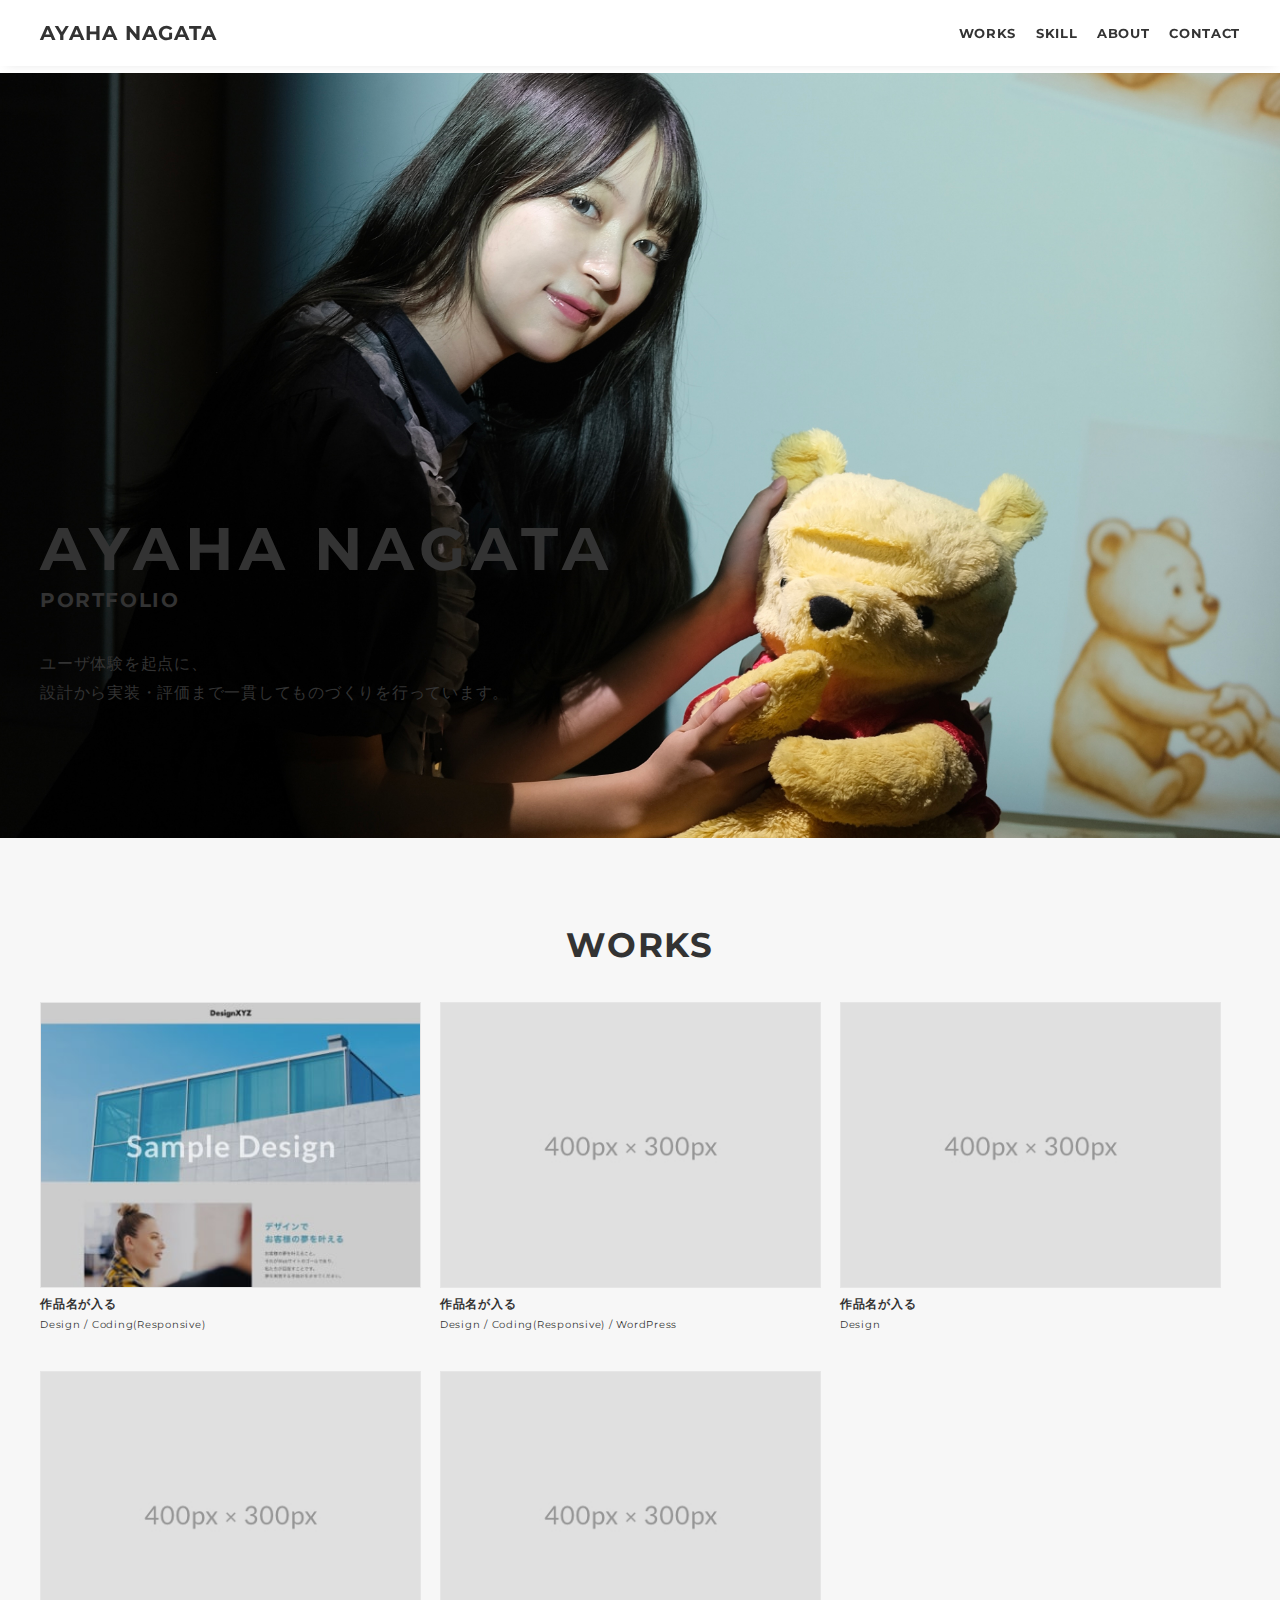
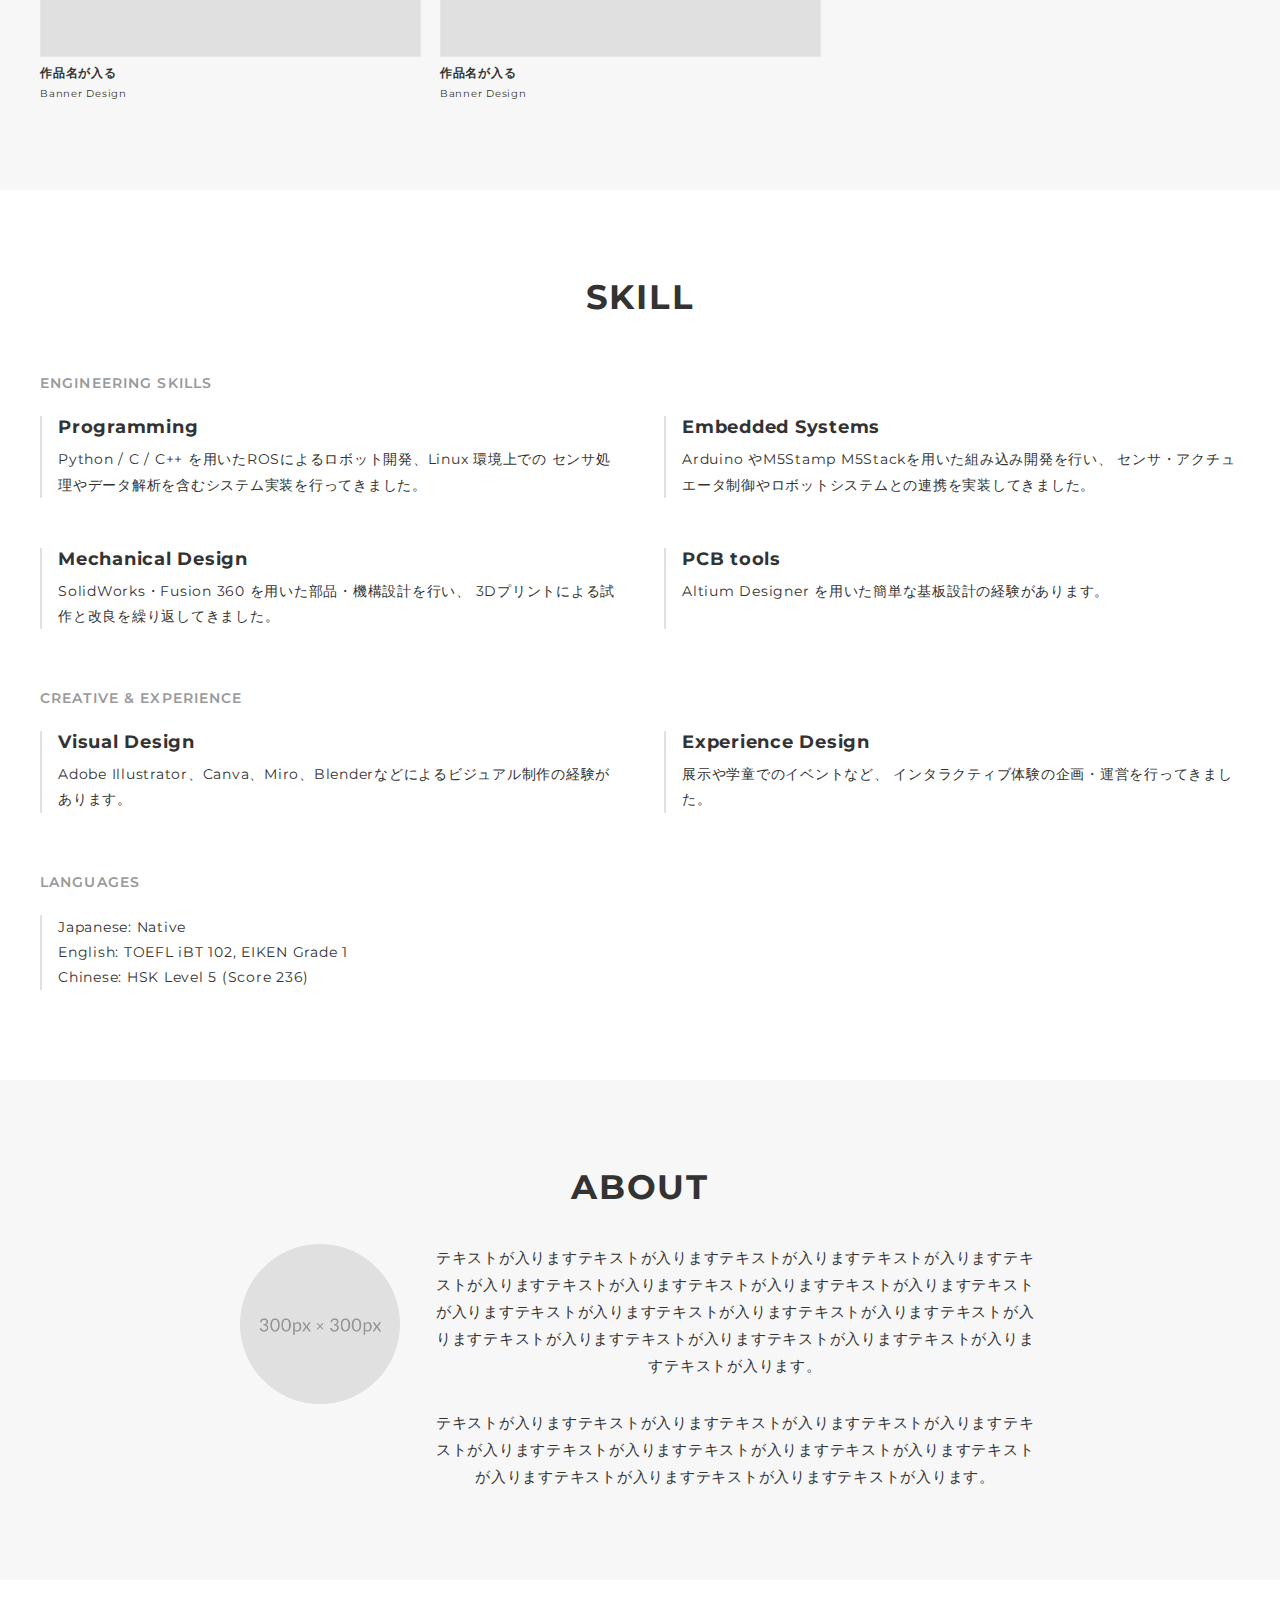
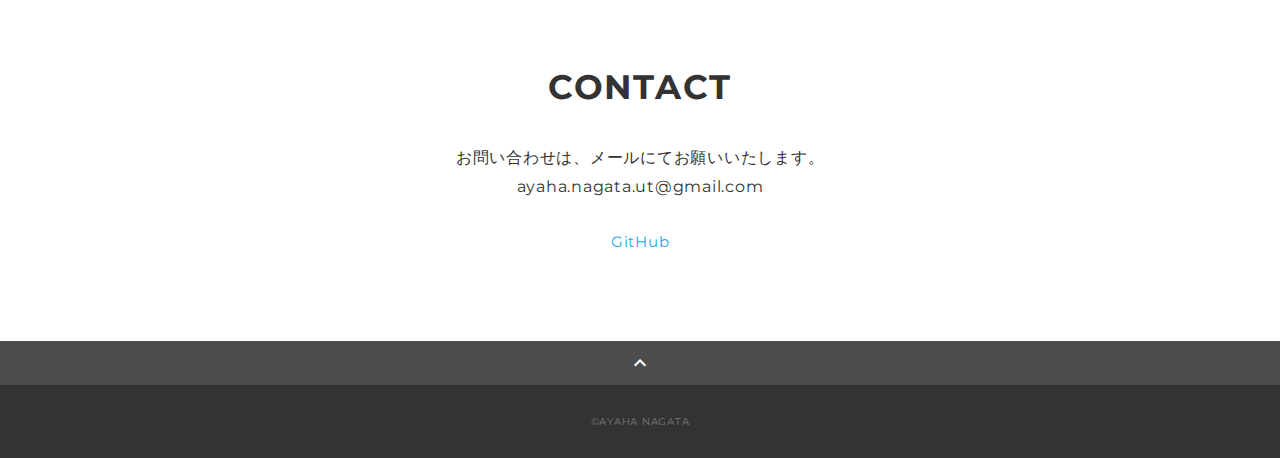
<file: index.html>
<!DOCTYPE html>
<html>
<head>
  <meta charset="utf-8">
  <meta name="viewport" content="width=device-width,initial-scale=1">
  <meta property='og:type' content='website'> <!--OGP（Open Graph Protocol）用の指定-->
  <meta property='og:title' content='AYAHA NAGATA | Portfolio'>
  <meta property="og:url" content="https://ayaha-n.github.io/">
  <meta property='og:description' content='Ayaha Nagata – Research and works on plush character robots, HRI, and interactive experiences.'>
  <meta property="og:image" content="img/ogp.png"> <!--サムネイル画像-->
  <meta name="description" content="Ayaha Nagata – Research and works on plush character robots, HRI, and interactive experiences." /> <!--検索結果用の指定-->
  <title>AYAHA NAGATA | Portfolio</title>
  <link rel="preconnect" href="https://fonts.gstatic.com">
  <link href="https://fonts.googleapis.com/css2?family=Montserrat:wght@400;700&display=swap" rel="stylesheet">
  <link href="https://fonts.googleapis.com/css?family=Material+Icons+Outlined" rel="stylesheet">
  <link href="/css/ress.css" media="all" rel="stylesheet" type="text/css" />
  <link href="/css/style.css" media="all" rel="stylesheet" type="text/css" />
  <link rel="shortcut icon" href="img/favicon.ico" /> <!--ブラウザタブアイコン画像-->
  <link rel="canonical" href="https://ayaha-n.github.io/">
</head>

<body>
  <div class="wrapper">

    <!-- header -->
    <header class="header ">
      <div class="container">
        <h1 class="header-logo">
          <a href=".">AYAHA NAGATA</a>
        </h1>
        <nav class="gnav">
          <ul class="gnav-list">
            <li class="gnav-item"><a href="#works">WORKS</a></li>
            <li class="gnav-item"><a href="#skill">SKILL</a></li>
            <li class="gnav-item"><a href="#about">ABOUT</a></li>
            <li class="gnav-item"><a href="#contact">CONTACT</a></li>

	    <!--lang switch-->
	    <!-- <li class="gnav-item gnav-lang"> -->
	    <!--   <a href="/" class="is-active">JP</a> -->
	    <!--   <span class="sep">/</span> -->
	    <!--   <a href="/en/">EN</a> -->

	    </li>  
          </ul>
        </nav>
      </div>
    </header>
    <!-- /header -->

    <main class="content">

      <!-- mv -->
      <div class="mv">
        <div class="mv-container">
          <p class="mv-title">AYAHA NAGATA</p>
          <p class="mv-subtitle">PORTFOLIO</p>
          <p class="mv-text">
	    ユーザ体験を起点に、<br>
	    設計から実装・評価まで一貫して<br class="sp-only">ものづくりを行っています。<br>
          </p>
        </div>
      </div>
      <!-- /mv -->

      <!-- works -->
      <section class="works section" id="works">
        <div class="container">
          <h2 class="title">WORKS</h2>
          <div class="works-list">
            <a class="works-item" href="works-template.html">
              <div class="works-img"><img src="img/works-sample-thumb.jpg" alt="" /></div>
              <p class="works-name">作品名が入る</p>
              <p class="works-info">Design / Coding(Responsive)</p>
            </a>
            <a class="works-item" href="works-template.html">
              <div class="works-img"><img src="img/works-dummy-thumb.jpg" alt="" /></div>
              <p class="works-name">作品名が入る</p>
              <p class="works-info">Design / Coding(Responsive) / WordPress</p>
            </a>
            <a class="works-item" href="works-template.html">
              <div class="works-img"><img src="img/works-dummy-thumb.jpg" alt="" /></div>
              <p class="works-name">作品名が入る</p>
              <p class="works-info">Design</p>
            </a>
            <a class="works-item" href="works-template.html">
              <div class="works-img"><img src="img/works-dummy-thumb.jpg" alt="" /></div>
              <p class="works-name">作品名が入る</p>
              <p class="works-info">Banner Design</p>
            </a>
            <a class="works-item" href="works-template.html">
              <div class="works-img"><img src="img/works-dummy-thumb.jpg" alt="" /></div>
              <p class="works-name">作品名が入る</p>
              <p class="works-info">Banner Design</p>
            </a>
          </div>
        </div>
      </section>
      <!-- /works -->

      <!-- skill -->
      <section class="skill section" id="skill">
        <div class="container">
          <h2 class="title">SKILL</h2>
	  <h3 class="skill-group-title">Engineering Skills</h3>
          <div class="skill-list">
            <div class="skill-item">
	      <!-- <p class="skill-img"><img src="img/programming.svg" alt=""></p> -->
              <div class="skill-body">
                <h3 class="skill-name">Programming</h3>
                <p class="skill-text">
		  Python / C / C++ を用いたROSによるロボット開発、Linux 環境上での  
		  センサ処理やデータ解析を含むシステム実装を行ってきました。
                  </p>
              </div>
            </div>
	    <div class="skill-item">
              <div class="skill-body">
                <h3 class="skill-name">Embedded Systems</h3>
                <p class="skill-text">
		  Arduino やM5Stamp M5Stackを用いた組み込み開発を行い、
		  センサ・アクチュエータ制御やロボットシステムとの連携を実装してきました。
                  </p>
              </div>
            </div>
            <div class="skill-item">
              <div class="skill-body">
                <h3 class="skill-name">Mechanical Design</h3>
                <p class="skill-text">
                  SolidWorks・Fusion 360 を用いた部品・機構設計を行い、  
		  3Dプリントによる試作と改良を繰り返してきました。</p>
              </div>
            </div>
            <div class="skill-item">
              <div class="skill-body">
                <h3 class="skill-name">PCB tools</h3>
                <p class="skill-text">
		  Altium Designer を用いた簡単な基板設計の経験があります。
		</p>
              </div>
            </div>
	  </div>
	  <h3 class="skill-group-title">Creative & Experience</h3>
	  <div class="skill-list">
            <div class="skill-item">
               <div class="skill-body">
                <h3 class="skill-name">Visual Design</h3>
                <p class="skill-text">
		  Adobe Illustrator、Canva、Miro、Blenderなどによるビジュアル制作の経験があります。
		</p>
              </div>
            </div>
            <div class="skill-item">
               <div class="skill-body">
                <h3 class="skill-name">Experience Design</h3>
                <p class="skill-text">
		  展示や学童でのイベントなど、
		  インタラクティブ体験の企画・運営を行ってきました。
		</p>
               </div>
            </div>
          </div>
	<h3 class="skill-group-title">Languages</h3>
	<div class="skill-list">
	  <div class="skill-item">
               <div class="skill-body">
		 <p class="skill-text">
		   Japanese: Native<br>
		   English: TOEFL iBT 102, EIKEN Grade 1<br>
		   Chinese: HSK Level 5 (Score 236)<br>
		 </p>
	       </div>
          </div>
	</div>
	</div>
      </section>
      <!-- /skill -->

      <!-- about -->
      <section class="about section" id="about">
        <div class="container">
          <h2 class="title">ABOUT</h2>
          <div class="profile">
            <p class="profile-img">
              <img src="img/profile.jpg" alt="">
            </p>
            <div class="profile-body">
              <p>
                テキストが入りますテキストが入りますテキストが入りますテキストが入りますテキストが入りますテキストが入りますテキストが入りますテキストが入りますテキストが入りますテキストが入りますテキストが入りますテキストが入りますテキストが入りますテキストが入りますテキストが入りますテキストが入りますテキストが入りますテキストが入ります。
              </p>
              <p>
                テキストが入りますテキストが入りますテキストが入りますテキストが入りますテキストが入りますテキストが入りますテキストが入りますテキストが入りますテキストが入りますテキストが入りますテキストが入りますテキストが入ります。
              </p>
            </div>
          </div>
        </div>
      </section>
      <!-- /about -->

      <!-- contact -->
      <section class="contact section" id="contact">
        <div class="container">
          <h2 class="title">CONTACT</h2>
          <p class="lead">
            お問い合わせは、<br class="sp-only">メールにてお願いいたします。<br>
	    ayaha.nagata.ut@gmail.com<br>
          </p>
          <div class="contact-list">
            <!-- <a class="contact-item" href="https://twitter.com/" target="_blank" rel="noopener">Twitter</a> -->
            <!-- <a class="contact-item" href="https://www.instagram.com/" target="_blank" rel="noopener">Instagram</a> -->
            
	    <div class="contact-item">
	      <a
		href="https://github.com/ayaha-n"
		target="_blank"
		rel="noopener"
		>
		GitHub
	      </a>
            </div>
          </div>
      </section>
      <!-- /contact -->
      <div class="page-top" id="js-page-top">
        <span class="material-icons-outlined">expand_less</span>
      </div>
    </main>

    <!-- footer -->
    <footer class="footer">
      <div class="copyright">&copy;AYAHA NAGATA</div>
    </footer>
    <!-- /footer -->

  </div>
  <script src="https://ajax.googleapis.com/ajax/libs/jquery/3.6.0/jquery.min.js"></script>
  <script type='text/javascript' src="js/script.js"></script>
</body>
</html>
</file>
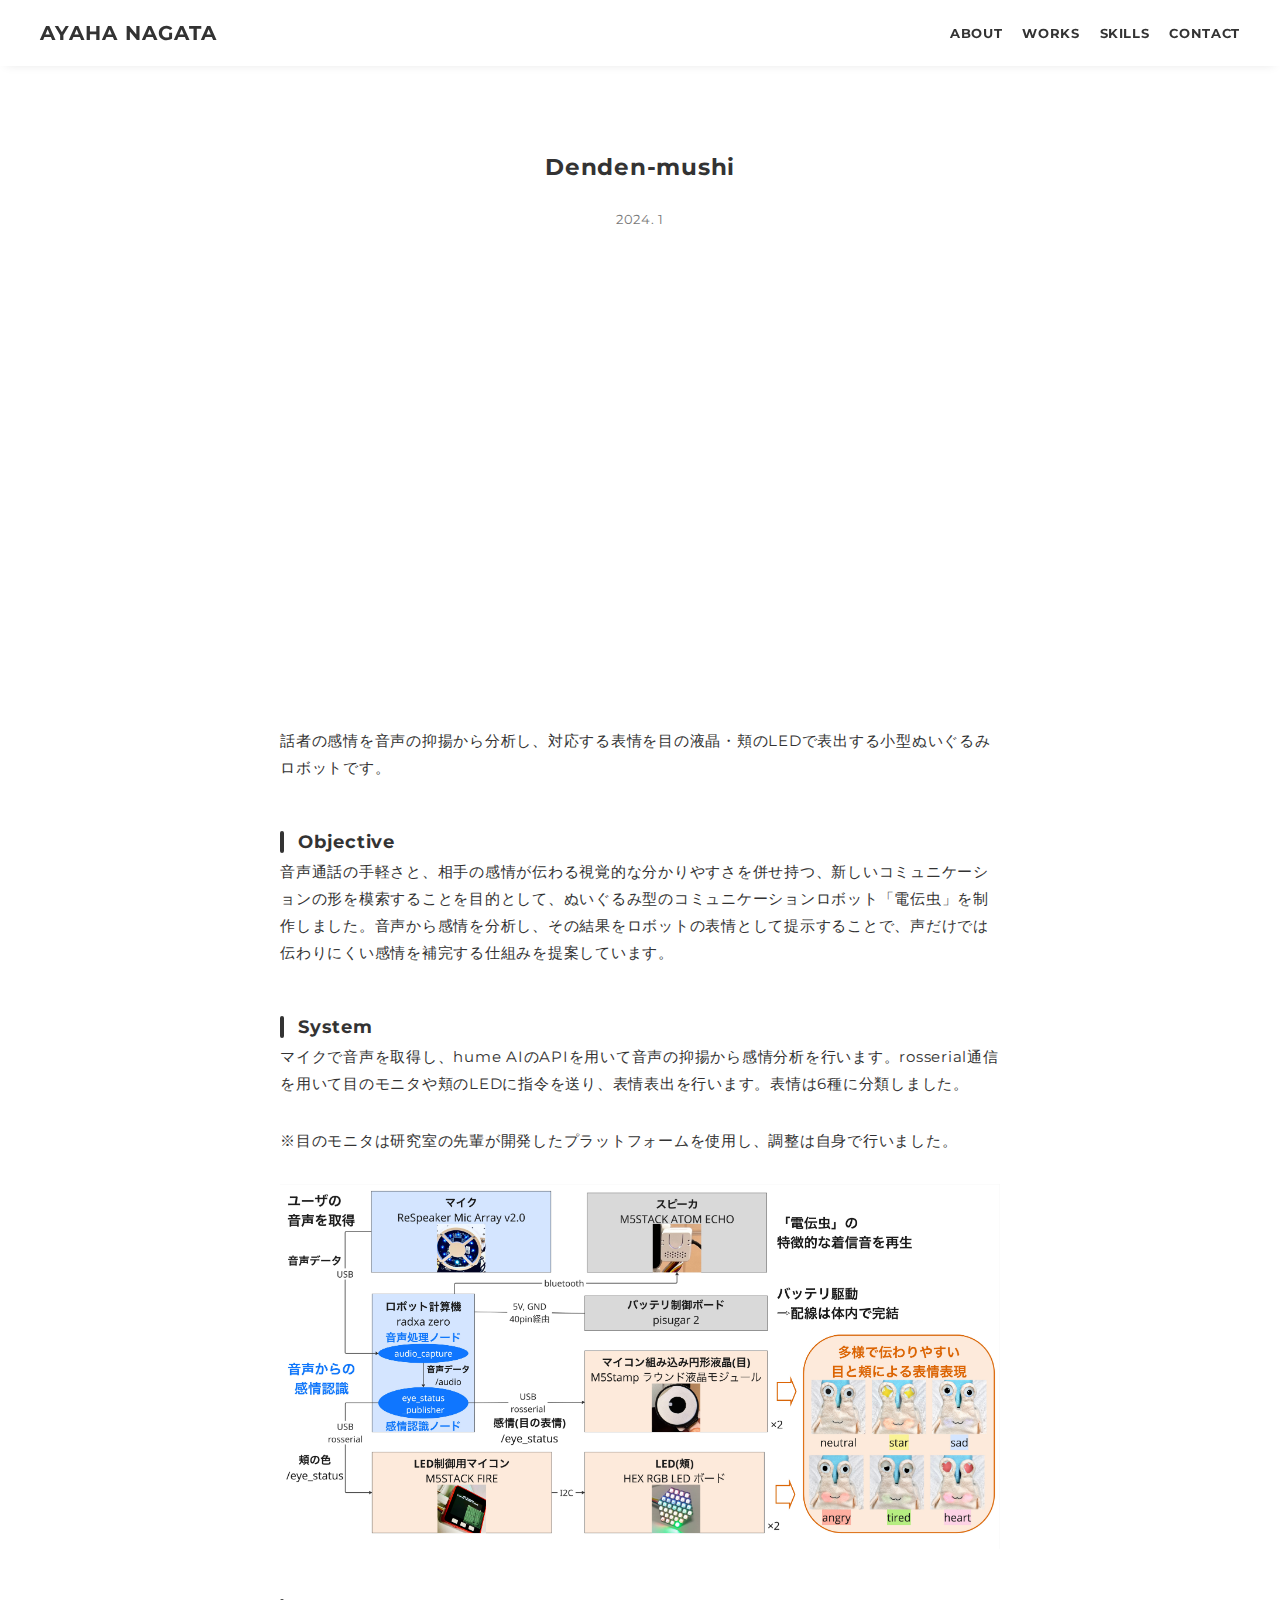
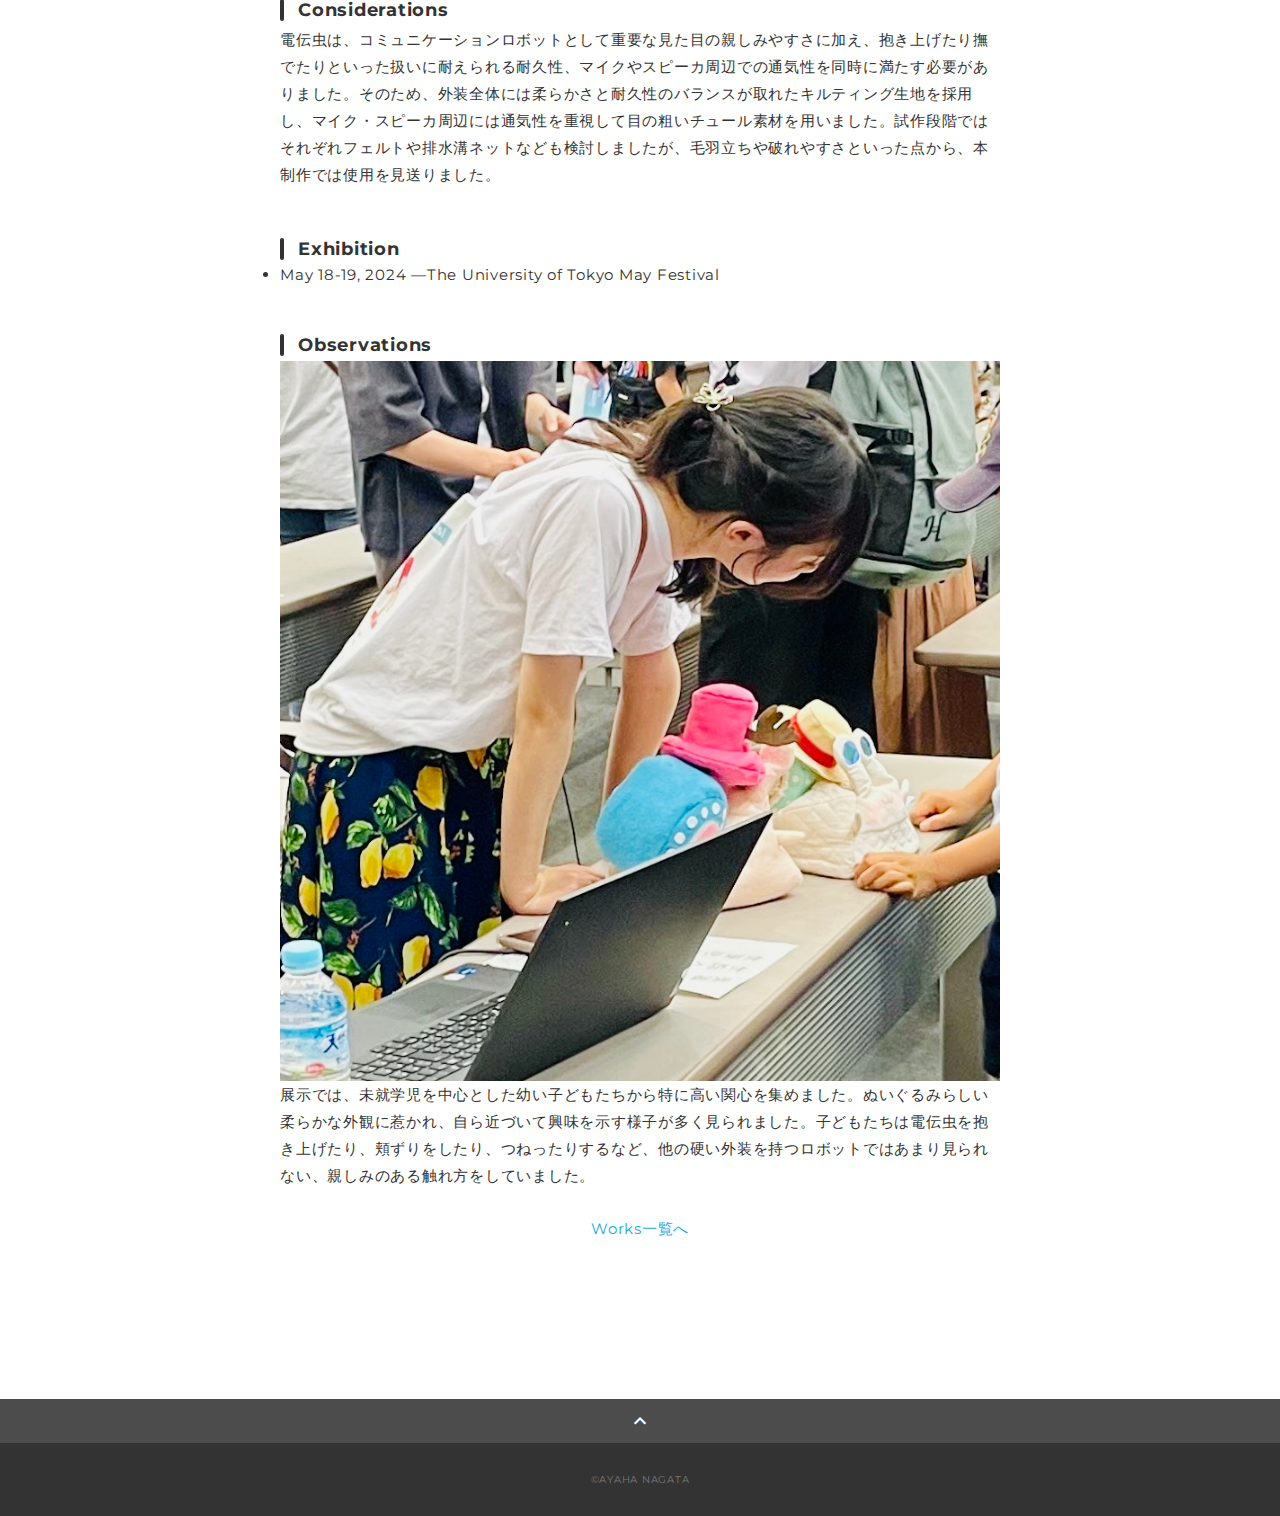
<file: dendenmushi.html>
<!DOCTYPE html>
<html>
<head>
  <meta charset="utf-8">
  <meta name="viewport" content="width=device-width,initial-scale=1.0,user-scalable=no">
  <meta property='og:type' content='website'> <!--OGP（Open Graph Protocol）用の指定-->
  <meta property='og:title' content='AYAHA NAGATA | Portfolio'>
  <meta property="og:url" content="https://ayaha-n.github.io/">
  <meta property='og:description' content='Ayaha Nagata – Research and works on stuffed robots, HRI, and interactive experiences.'>
  <meta property="og:image" content="img/ogp.png"> <!--サムネイル画像-->
  <meta name="description" content="Ayaha Nagata – Research and works on stuffed robots, HRI, and interactive experiences." /> <!--検索結果用の指定-->
  <title>AYAHA NAGATA | Portfolio</title>
  <link rel="preconnect" href="https://fonts.gstatic.com">
  <link href="https://fonts.googleapis.com/css2?family=Montserrat:wght@400;700&display=swap" rel="stylesheet">
  <link href="https://fonts.googleapis.com/css?family=Material+Icons+Outlined" rel="stylesheet">
  <link href="/css/ress.css" media="all" rel="stylesheet" type="text/css" />
  <link href="/css/style.css" media="all" rel="stylesheet" type="text/css" />
  <link rel="shortcut icon" href="img/favicon.ico" /> <!--ブラウザタブアイコン画像-->
  <link rel="canonical" href="https://ayaha-n.github.io/">
</head>

<body>
  <div class="wrapper">
    
    <!-- header -->
    <header class="header ">
      <div class="container">
        <h1 class="header-logo">
          <a href=".">AYAHA NAGATA</a>
        </h1>
        <nav class="gnav">
          <ul class="gnav-list">
            <li class="gnav-item"><a href="./#about">ABOUT</a></li>
	    <li class="gnav-item"><a href=".#works">WORKS</a></li>
            <li class="gnav-item"><a href="./#skill">SKILLS</a></li>
            <li class="gnav-item"><a href="./#contact">CONTACT</a></li>

	    <!--lang switch-->
	    <!-- <li class="gnav-item gnav-lang"> -->
	    <!--   <a href="/" class="is-active">JP</a> -->
	    <!--   <span class="sep">/</span> -->
	    <!--   <a href="/en/">EN</a> -->

	    </li>  
          </ul>
        </nav>
      </div>
    </header>
    <!-- /header -->

    <main class="content">

      <article class="article">
        <div class="article-container">
          <h2 class="article-title">Denden-mushi</h2>
	  <p class="work-meta">2024. 1</p>
	  <div class="work-video">
	    <iframe
	      src="https://www.youtube.com/embed/YuwkB4PEHuQ"
	      title="Denden-mushi"
	      frameborder="0"
	      allow="accelerometer; autoplay; clipboard-write; encrypted-media; gyroscope; picture-in-picture"
	      allowfullscreen>
	    </iframe>
	  </div>

	  <div class="article-body">
            <p>
	      話者の感情を音声の抑揚から分析し、対応する表情を目の液晶・頬のLEDで表出する小型ぬいぐるみロボットです。
	    </p>
	    
            <h3>Objective</h3>
	    <p>
	      音声通話の手軽さと、相手の感情が伝わる視覚的な分かりやすさを併せ持つ、新しいコミュニケーションの形を模索することを目的として、ぬいぐるみ型のコミュニケーションロボット「電伝虫」を制作しました。音声から感情を分析し、その結果をロボットの表情として提示することで、声だけでは伝わりにくい感情を補完する仕組みを提案しています。
	    </p>
            <h3>System</h3>
	    <p>
	      マイクで音声を取得し、hume AIのAPIを用いて音声の抑揚から感情分析を行います。rosserial通信を用いて目のモニタや頬のLEDに指令を送り、表情表出を行います。表情は6種に分類しました。
	    </p>
	    <p class="system-note">
	      &#8251;目のモニタは研究室の先輩が開発したプラットフォームを使用し、調整は自身で行いました。
	    </p>
	    <p>
              <img src="img/denden-system.jpg" alt="System overview of dendenmushi">
            </p>
            <h3>Considerations</h3>
	    <p>
	      電伝虫は、コミュニケーションロボットとして重要な見た目の親しみやすさに加え、抱き上げたり撫でたりといった扱いに耐えられる耐久性、マイクやスピーカ周辺での通気性を同時に満たす必要がありました。そのため、外装全体には柔らかさと耐久性のバランスが取れたキルティング生地を採用し、マイク・スピーカ周辺には通気性を重視して目の粗いチュール素材を用いました。試作段階ではそれぞれフェルトや排水溝ネットなども検討しましたが、毛羽立ちや破れやすさといった点から、本制作では使用を見送りました。
	    </p>
	    <h3>Exhibition</h3>
            <ul>
	      <li>May 18-19, 2024 —The University of Tokyo May Festival</li>
	    </ul>


	    <h3>Observations</h3>
	    <div class="denden-observation-block">
	      <div class="denden-observation-image">
		<img src="img/denden-exhibition.jpg"
		     alt="Denden-mushi during the exhibition">
	      </div>
	      <div class="denden-observation-text">
		<p>
		  展示では、未就学児を中心とした幼い子どもたちから特に高い関心を集めました。ぬいぐるみらしい柔らかな外観に惹かれ、自ら近づいて興味を示す様子が多く見られました。子どもたちは電伝虫を抱き上げたり、頬ずりをしたり、つねったりするなど、他の硬い外装を持つロボットではあまり見られない、親しみのある触れ方をしていました。
		</p>
	      </div>
	    </div>
          <div class="home-link">
            <a href="./#works">Works一覧へ</a>
          </div>
        </div>
      </article>

      <div class="page-top" id="js-page-top">
        <span class="material-icons-outlined">expand_less</span>
      </div>
    </main>

    <!-- footer -->
    <footer class="footer">
      <div class="copyright">&copy;AYAHA NAGATA</div>
    </footer>
    <!-- /footer -->

  </div>
  <script src="https://ajax.googleapis.com/ajax/libs/jquery/3.5.1/jquery.min.js"></script>
  <script type='text/javascript' src="js/script.js"></script>
</body>
</html>
</file>
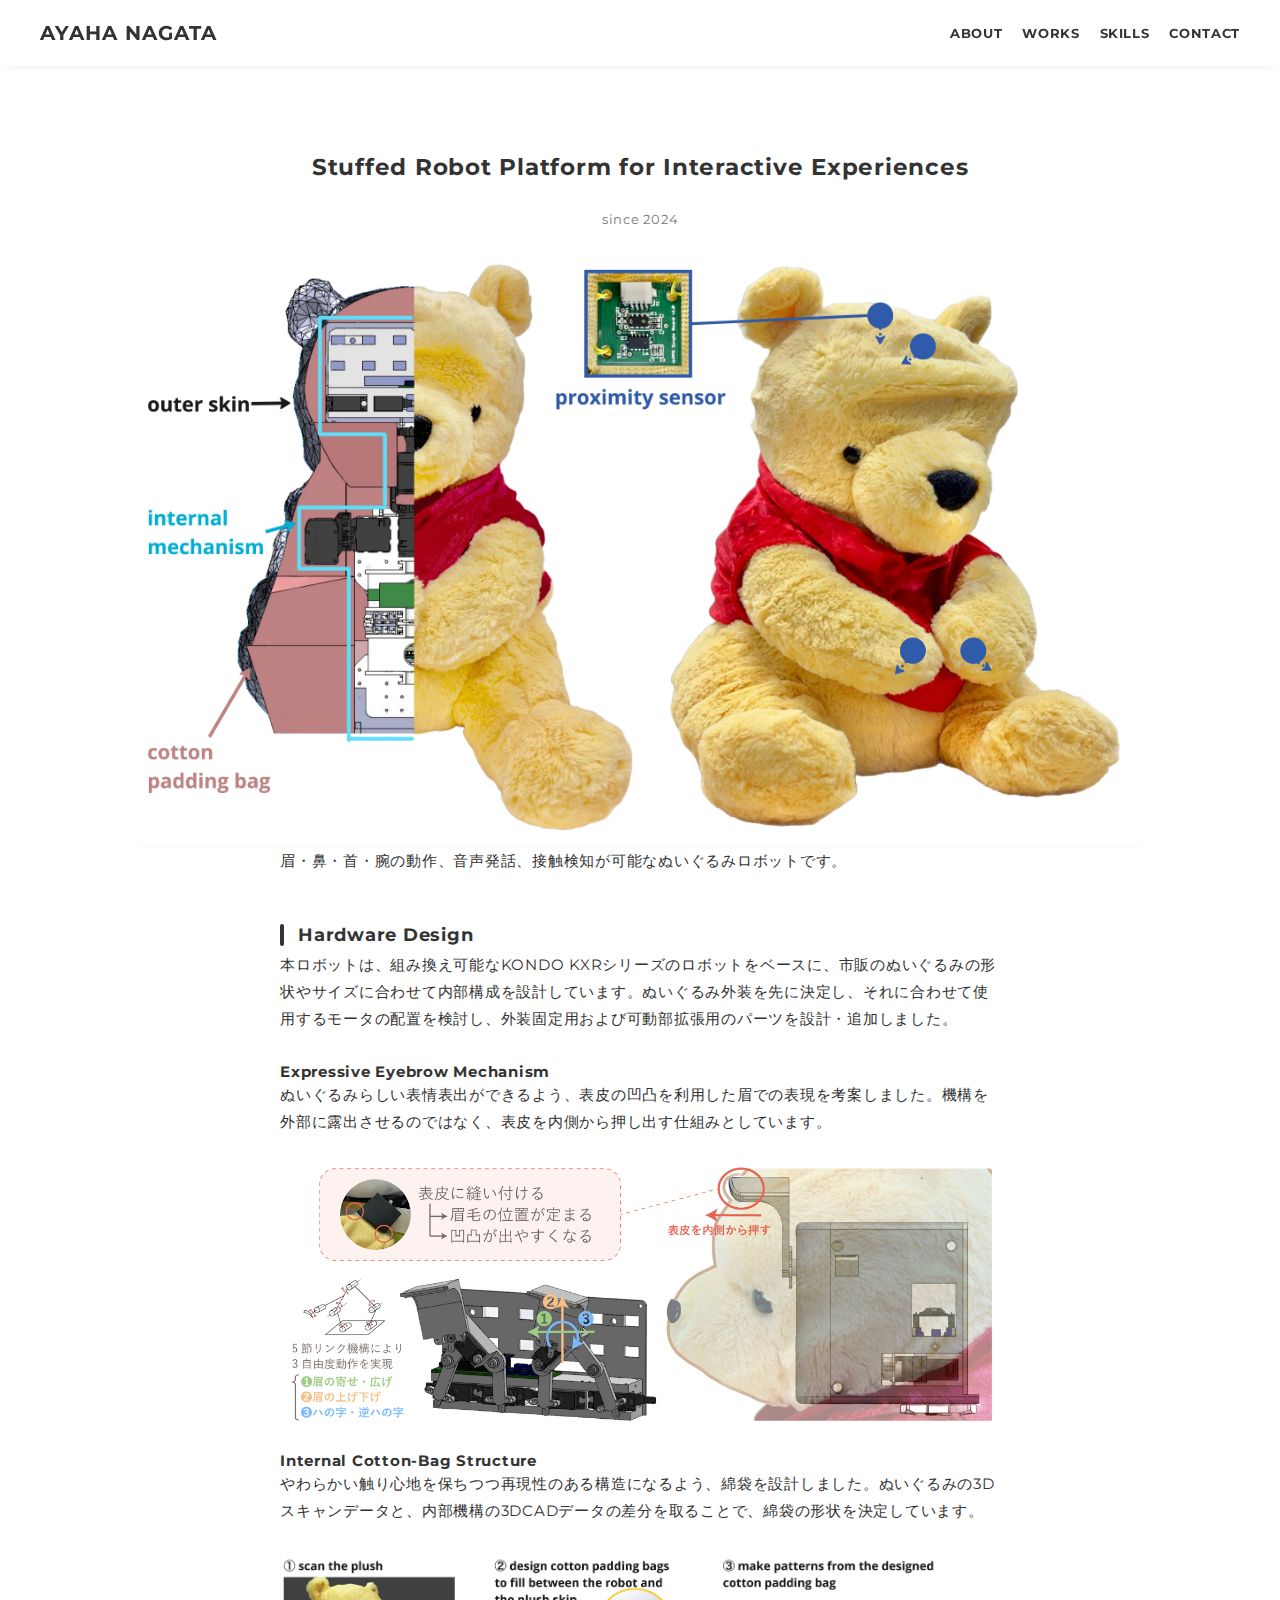
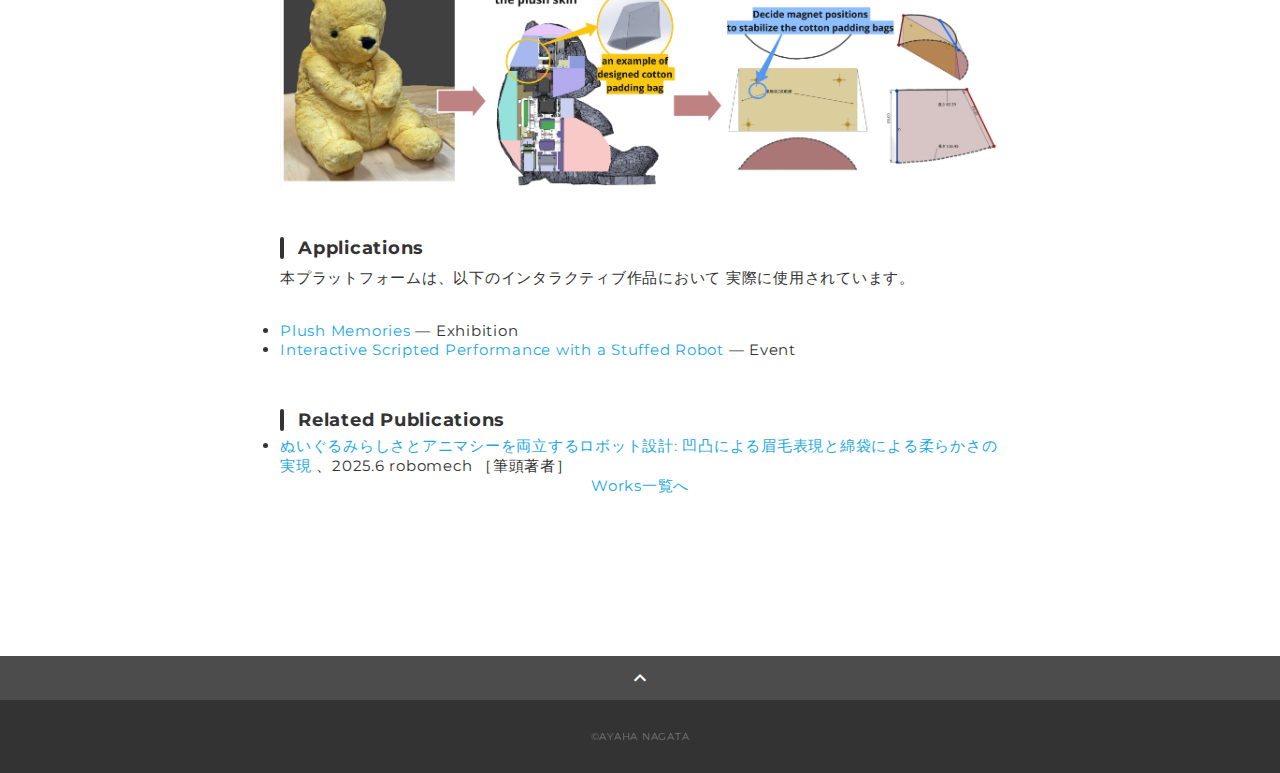
<file: plush-robot-system.html>
<!DOCTYPE html>
<html>
<head>
  <meta charset="utf-8">
  <meta name="viewport" content="width=device-width,initial-scale=1.0,user-scalable=no">
  <meta property='og:type' content='website'> <!--OGP（Open Graph Protocol）用の指定-->
  <meta property='og:title' content='AYAHA NAGATA | Portfolio'>
  <meta property="og:url" content="https://ayaha-n.github.io/">
  <meta property='og:description' content='Ayaha Nagata – Research and works on stuffed robots, HRI, and interactive experiences.'>
  <meta property="og:image" content="img/ogp.png"> <!--サムネイル画像-->
  <meta name="description" content="Ayaha Nagata – Research and works on stuffed robots, HRI, and interactive experiences." /> <!--検索結果用の指定-->
  <title>AYAHA NAGATA | Portfolio</title>
  <link rel="preconnect" href="https://fonts.gstatic.com">
  <link href="https://fonts.googleapis.com/css2?family=Montserrat:wght@400;700&display=swap" rel="stylesheet">
  <link href="https://fonts.googleapis.com/css?family=Material+Icons+Outlined" rel="stylesheet">
  <link href="/css/ress.css" media="all" rel="stylesheet" type="text/css" />
  <link href="/css/style.css" media="all" rel="stylesheet" type="text/css" />
  <link rel="shortcut icon" href="img/favicon.ico" /> <!--ブラウザタブアイコン画像-->
  <link rel="canonical" href="https://ayaha-n.github.io/">
</head>

<body>
  <div class="wrapper">
    
    <!-- header -->
    <header class="header ">
      <div class="container">
        <h1 class="header-logo">
          <a href=".">AYAHA NAGATA</a>
        </h1>
        <nav class="gnav">
          <ul class="gnav-list">
            <li class="gnav-item"><a href="./#about">ABOUT</a></li>
	    <li class="gnav-item"><a href=".#works">WORKS</a></li>
            <li class="gnav-item"><a href="./#skill">SKILLS</a></li>
            <li class="gnav-item"><a href="./#contact">CONTACT</a></li>

	    <!--lang switch-->
	    <!-- <li class="gnav-item gnav-lang"> -->
	    <!--   <a href="/" class="is-active">JP</a> -->
	    <!--   <span class="sep">/</span> -->
	    <!--   <a href="/en/">EN</a> -->

	    </li>  
          </ul>
        </nav>
      </div>
    </header>
    <!-- /header -->

    <main class="content">

      <article class="article">
        <div class="article-container">
          <h2 class="article-title">Stuffed Robot Platform for Interactive Experiences</h2>
	  <p class="work-meta">since 2024</p>
	  <figure class="theater-thumb">
            <img src="img/hardware-overview.jpg"
		   alt="">
          </figure>
	  <div class="article-body">
            <p>
	      眉・鼻・首・腕の動作、音声発話、接触検知が可能なぬいぐるみロボットです。
	    </p>
	    
            
            <h3>Hardware Design</h3>
	    
	    <p>
	      本ロボットは、組み換え可能なKONDO KXRシリーズのロボットをベースに、市販のぬいぐるみの形状やサイズに合わせて内部構成を設計しています。ぬいぐるみ外装を先に決定し、それに合わせて使用するモータの配置を検討し、外装固定用および可動部拡張用のパーツを設計・追加しました。

	    </p>
	    
	    <h4>Expressive Eyebrow Mechanism</h4>
	    <p>
	      ぬいぐるみらしい表情表出ができるよう、表皮の凹凸を利用した眉での表現を考案しました。機構を外部に露出させるのではなく、表皮を内側から押し出す仕組みとしています。
	    </p>
	    <p>
              <img src="img/eyebrow.png" alt="Eyebrow mechanism">
            </p>

	    <h4>Internal Cotton-Bag Structure</h4>
	    <p>
	      やわらかい触り心地を保ちつつ再現性のある構造になるよう、綿袋を設計しました。ぬいぐるみの3Dスキャンデータと、内部機構の3DCADデータの差分を取ることで、綿袋の形状を決定しています。
	    </p>
	    <p>
              <img src="img/cottonbag.jpg" alt="How to design cotton-bag">
            </p>

	    <h3>Applications</h3>
	    <p>
	      本プラットフォームは、以下のインタラクティブ作品において
	      実際に使用されています。
	    </p>

	    <ul class="application-list">
	      <li>
		<a href="work-exhibition.html">
		  Plush Memories
		</a>
		<span class="application-note">— Exhibition</span>
	      </li>
	      <li>
		<a href="work-theater.html">
		  Interactive Scripted Performance with a Stuffed Robot
		</a>
		<span class="application-note">— Event</span>
	      </li>
	    </ul>

	    <h3>Related Publications</h3>
	    <ul class="publication-list">
	      <li>
		
	      <a href="https://doi.org/10.1299/jsmermd.2025.2P1-H10" target="_blank" rel="noopener">
		ぬいぐるみらしさとアニマシーを両立するロボット設計: 凹凸による眉毛表現と綿袋による柔らかさの実現
	      </a>、2025.6 robomech <span class="author-role">［筆頭著者］</span>
	      </li>
	    </ul>


            <div class="home-link">
            <a href="./#works">Works一覧へ</a>
          </div>
        </div>
      </article>

      <div class="page-top" id="js-page-top">
        <span class="material-icons-outlined">expand_less</span>
      </div>
    </main>

    <!-- footer -->
    <footer class="footer">
      <div class="copyright">&copy;AYAHA NAGATA</div>
    </footer>
    <!-- /footer -->

  </div>
  <script src="https://ajax.googleapis.com/ajax/libs/jquery/3.5.1/jquery.min.js"></script>
  <script type='text/javascript' src="js/script.js"></script>
</body>
</html>
</file>
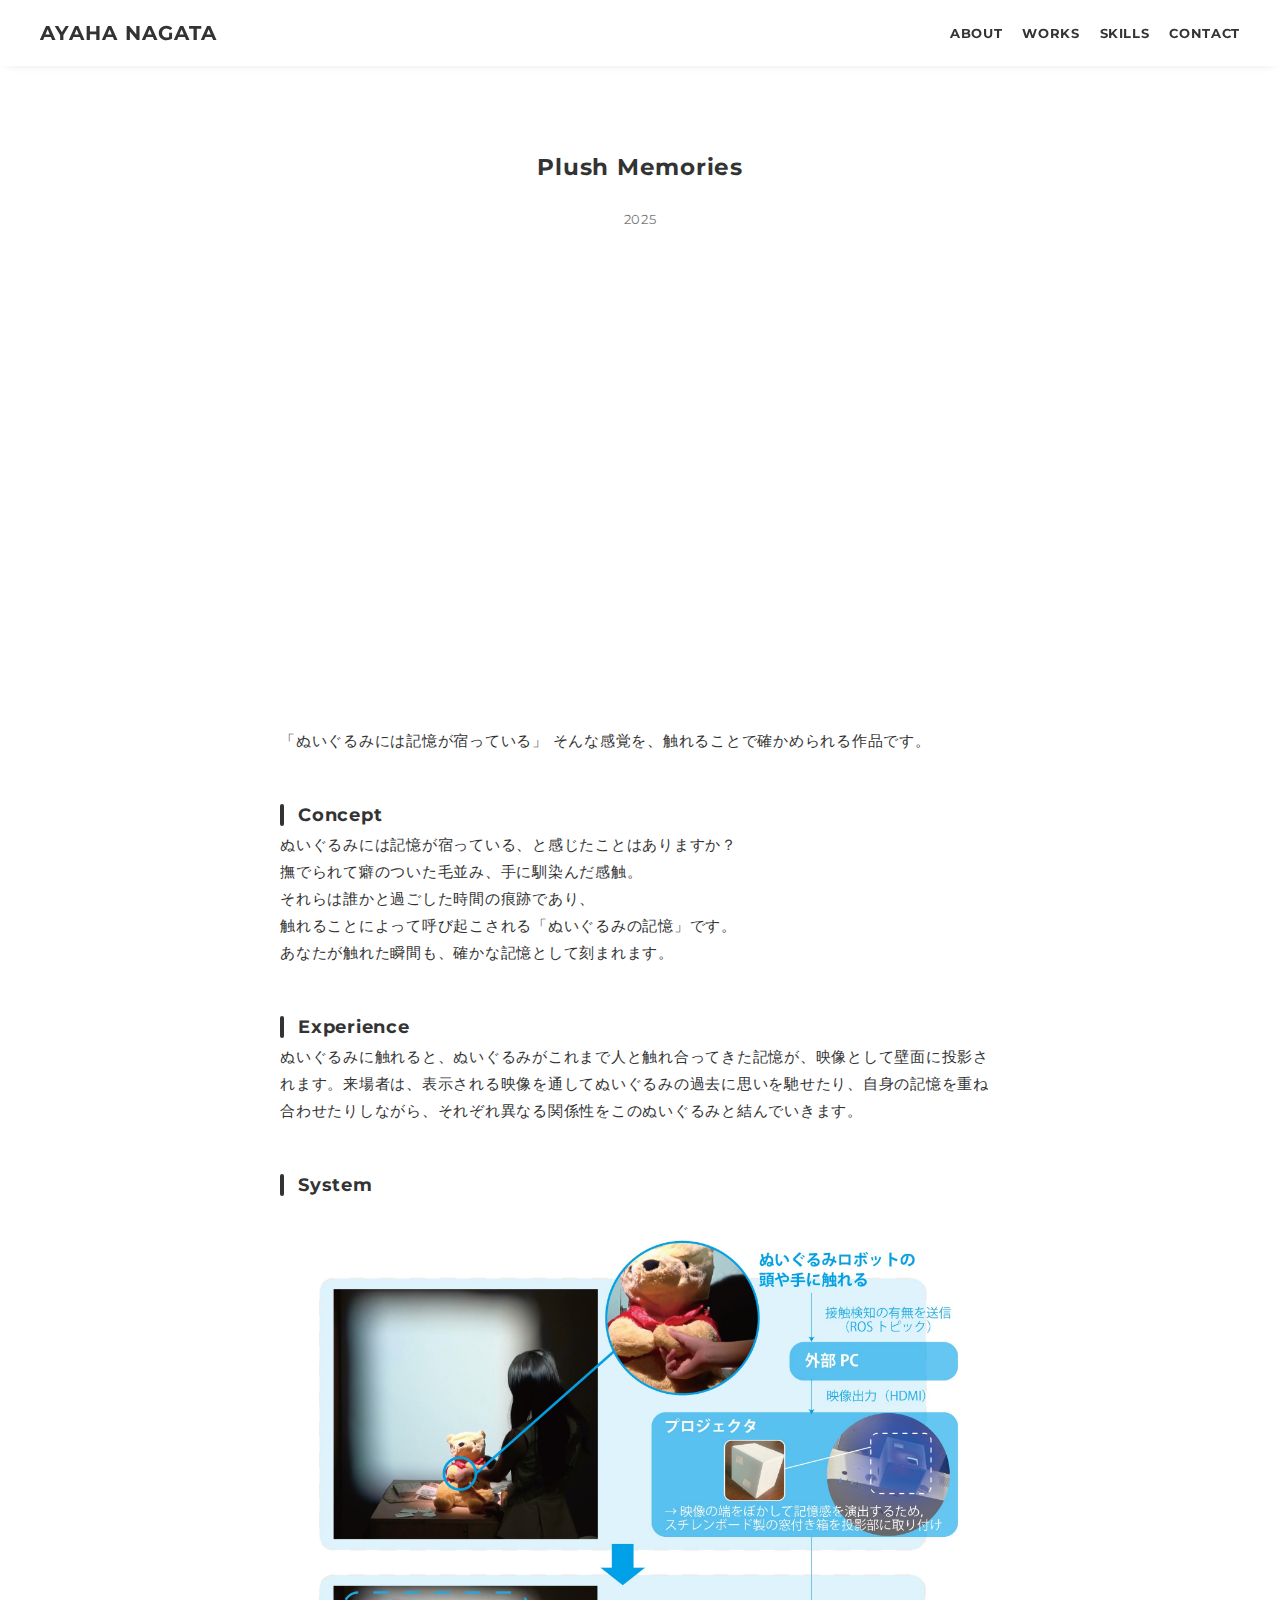
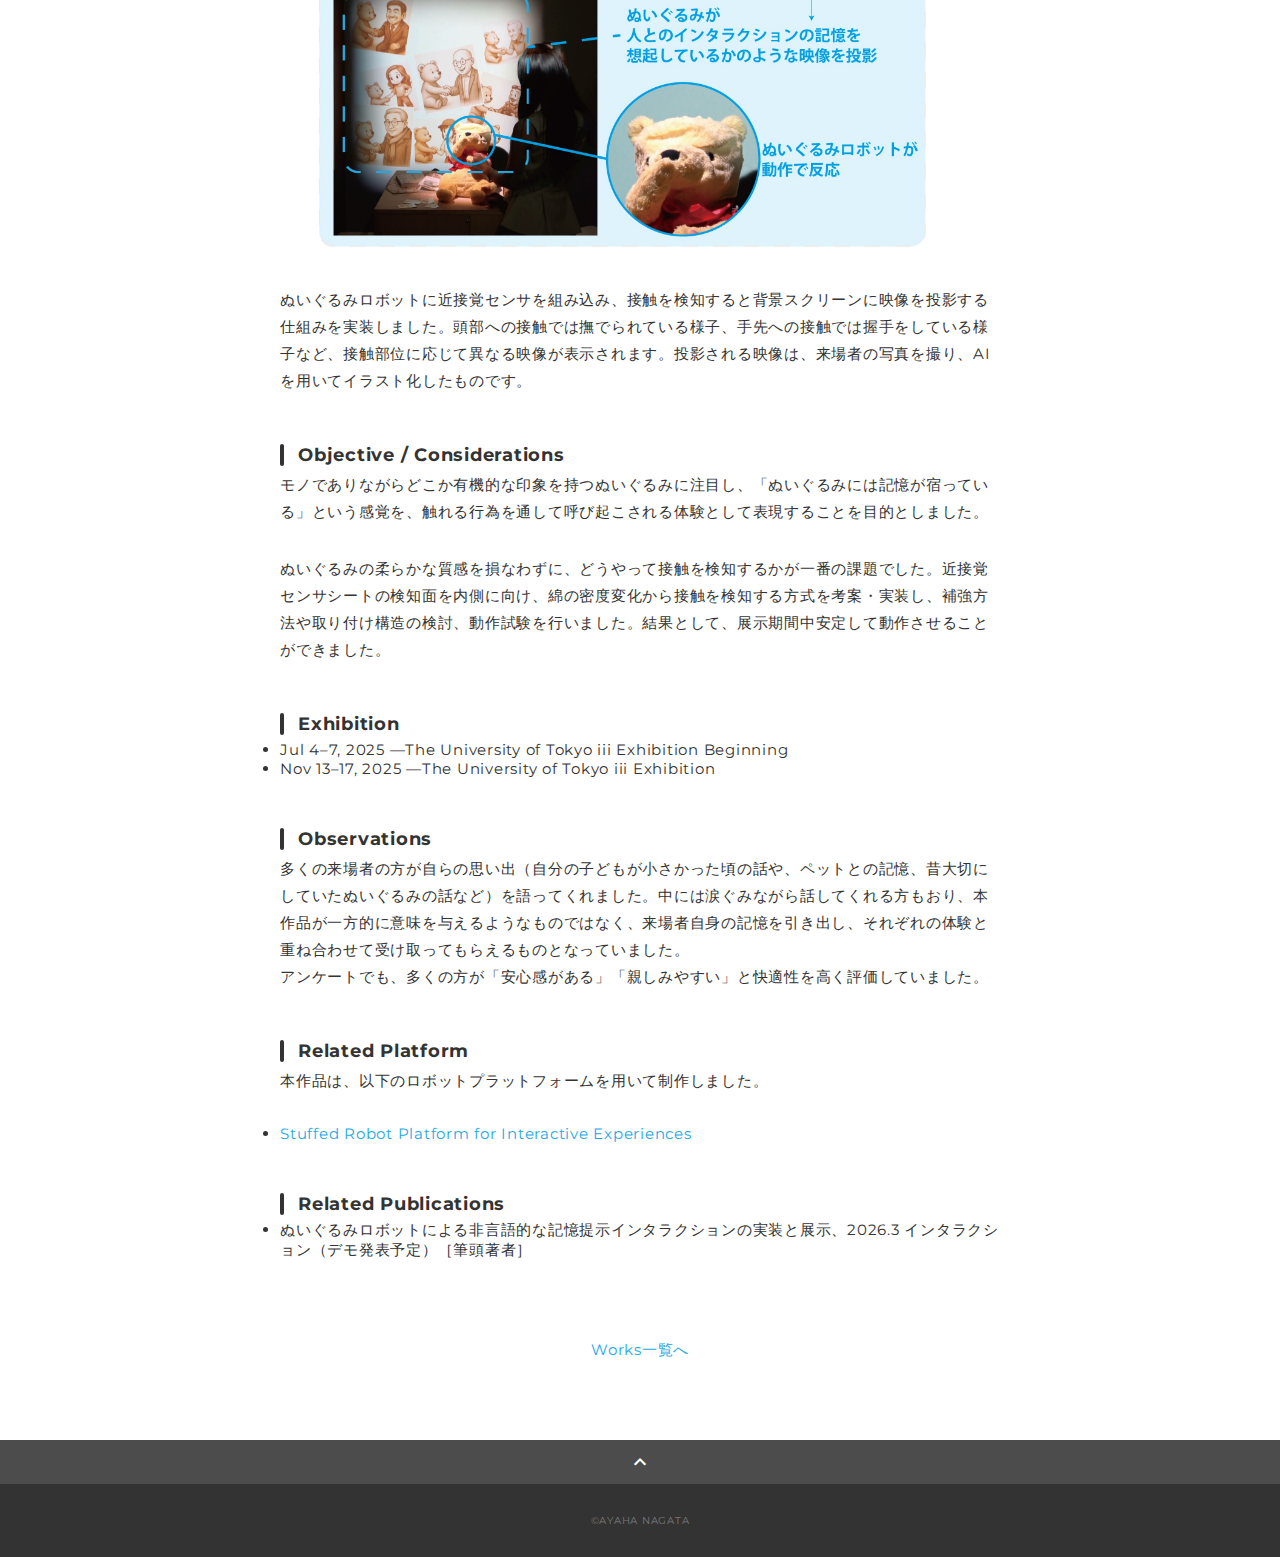
<file: work-exhibition.html>
<!DOCTYPE html>
<html>
<head>
  <meta charset="utf-8">
  <meta name="viewport" content="width=device-width,initial-scale=1.0,user-scalable=no">
  <meta property='og:type' content='website'> <!--OGP（Open Graph Protocol）用の指定-->
  <meta property='og:title' content='AYAHA NAGATA | Portfolio'>
  <meta property="og:url" content="https://ayaha-n.github.io/">
  <meta property='og:description' content='Ayaha Nagata – Research and works on stuffed robots, HRI, and interactive experiences.'>
  <meta property="og:image" content="img/ogp.png"> <!--サムネイル画像-->
  <meta name="description" content="Ayaha Nagata – Research and works on stuffed robots, HRI, and interactive experiences." /> <!--検索結果用の指定-->
  <title>AYAHA NAGATA | Portfolio</title>
  <link rel="preconnect" href="https://fonts.gstatic.com">
  <link href="https://fonts.googleapis.com/css2?family=Montserrat:wght@400;700&display=swap" rel="stylesheet">
  <link href="https://fonts.googleapis.com/css?family=Material+Icons+Outlined" rel="stylesheet">
  <link href="/css/ress.css" media="all" rel="stylesheet" type="text/css" />
  <link href="/css/style.css" media="all" rel="stylesheet" type="text/css" />
  <link rel="shortcut icon" href="img/favicon.ico" /> <!--ブラウザタブアイコン画像-->
  <link rel="canonical" href="https://ayaha-n.github.io/">
</head>

<body>
  <div class="wrapper">
    
    <!-- header -->
    <header class="header ">
      <div class="container">
        <h1 class="header-logo">
          <a href=".">AYAHA NAGATA</a>
        </h1>
        <nav class="gnav">
          <ul class="gnav-list">
            <li class="gnav-item"><a href="./#about">ABOUT</a></li>
	    <li class="gnav-item"><a href=".#works">WORKS</a></li>
            <li class="gnav-item"><a href="./#skill">SKILLS</a></li>
            <li class="gnav-item"><a href="./#contact">CONTACT</a></li>

	    <!--lang switch-->
	    <!-- <li class="gnav-item gnav-lang"> -->
	    <!--   <a href="/" class="is-active">JP</a> -->
	    <!--   <span class="sep">/</span> -->
	    <!--   <a href="/en/">EN</a> -->

	    </li>  
          </ul>
        </nav>
      </div>
    </header>
    <!-- /header -->

    <main class="content">

      <article class="article">
        <div class="article-container">
          <h2 class="article-title">Plush Memories</h2>
	  <p class="work-meta">2025</p>
	  <div class="work-video">
	    <iframe
	      src="https://www.youtube.com/embed/HsCT6iwd7Xo"
	      title="Plush Memories – Interactive Installation"
	      frameborder="0"
	      allow="accelerometer; autoplay; clipboard-write; encrypted-media; gyroscope; picture-in-picture"
	      allowfullscreen>
	    </iframe>
	  </div>
          <div class="article-body">
            <p>
	      「ぬいぐるみには記憶が宿っている」<br class="sp-only">
	      そんな感覚を、触れることで確かめられる作品です。
            </p>
	    <h3>Concept</h3>
	    <p>
	      ぬいぐるみには記憶が宿っている、<br class="sp-only">と感じたことはありますか？<br>
	      撫でられて癖のついた毛並み、手に馴染んだ感触。<br>
	      それらは誰かと過ごした時間の痕跡であり、<br>触れることによって呼び起こされる<br class="sp-only">「ぬいぐるみの記憶」です。<br>
	      あなたが触れた瞬間も、<br class="sp-only">確かな記憶として刻まれます。<br>
	    </p>
            <h3>Experience</h3>
            <p>
	      ぬいぐるみに触れると、ぬいぐるみがこれまで人と触れ合ってきた記憶が、映像として壁面に投影されます。来場者は、表示される映像を通してぬいぐるみの過去に思いを馳せたり、自身の記憶を重ね合わせたりしながら、それぞれ異なる関係性をこのぬいぐるみと結んでいきます。
	    </p>
            <h3>System</h3>
	    <figure class="plush-memory-system-figure">
              <img src="img/plush_memory_system.jpg" alt="System Overview of This Work">
            </figure>
	    <p>
	      ぬいぐるみロボットに近接覚センサを組み込み、接触を検知すると背景スクリーンに映像を投影する仕組みを実装しました。頭部への接触では撫でられている様子、手先への接触では握手をしている様子など、接触部位に応じて異なる映像が表示されます。投影される映像は、来場者の写真を撮り、AIを用いてイラスト化したものです。
	    </p>
            <h3>Objective / Considerations</h3>
            <p>モノでありながらどこか有機的な印象を持つぬいぐるみに注目し、「ぬいぐるみには記憶が宿っている」という感覚を、触れる行為を通して呼び起こされる体験として表現することを目的としました。</p>
            <p>
	      ぬいぐるみの柔らかな質感を損なわずに、どうやって接触を検知するかが一番の課題でした。近接覚センサシートの検知面を内側に向け、綿の密度変化から接触を検知する方式を考案・実装し、補強方法や取り付け構造の検討、動作試験を行いました。結果として、展示期間中安定して動作させることができました。</p>
	    <h3>Exhibition</h3>
            <ul>
	      <li>Jul 4–7, 2025 —The University of Tokyo iii Exhibition Beginning</li>
	      <li>Nov 13–17, 2025 —The University of Tokyo iii Exhibition</li>
	    </ul>
	    <h3>Observations</h3>
            <p>
	      多くの来場者の方が自らの思い出（自分の子どもが小さかった頃の話や、ペットとの記憶、昔大切にしていたぬいぐるみの話など）を語ってくれました。中には涙ぐみながら話してくれる方もおり、本作品が一方的に意味を与えるようなものではなく、来場者自身の記憶を引き出し、それぞれの体験と重ね合わせて受け取ってもらえるものとなっていました。<br>
	      アンケートでも、多くの方が「安心感がある」「親しみやすい」と快適性を高く評価していました。
	    </p>

	    
	    <h3>Related Platform</h3>
	    <p>
	      本作品は、以下のロボットプラットフォームを用いて制作しました。
	    </p>

	    <ul class="application-list">
	      <li>
		<a href="plush-robot-system.html">
		  Stuffed Robot Platform for Interactive Experiences
		</a>
	      </li>
	    </ul>

	    <h3>Related Publications</h3>
	    <ul class="publication-list">
	      <li>
		ぬいぐるみロボットによる非言語的な記憶提示インタラクションの実装と展示、2026.3 インタラクション（デモ発表予定）<span class="author-role">［筆頭著者］</span>
	      </li>
	    </ul>

           </div>
          <div class="home-link">
            <a href="./#works">Works一覧へ</a>
          </div>
        </div>
      </article>

      <div class="page-top" id="js-page-top">
        <span class="material-icons-outlined">expand_less</span>
      </div>
    </main>

    <!-- footer -->
    <footer class="footer">
      <div class="copyright">&copy;AYAHA NAGATA</div>
    </footer>
    <!-- /footer -->

  </div>
  <script src="https://ajax.googleapis.com/ajax/libs/jquery/3.5.1/jquery.min.js"></script>
  <script type='text/javascript' src="js/script.js"></script>
</body>
</html>
</file>
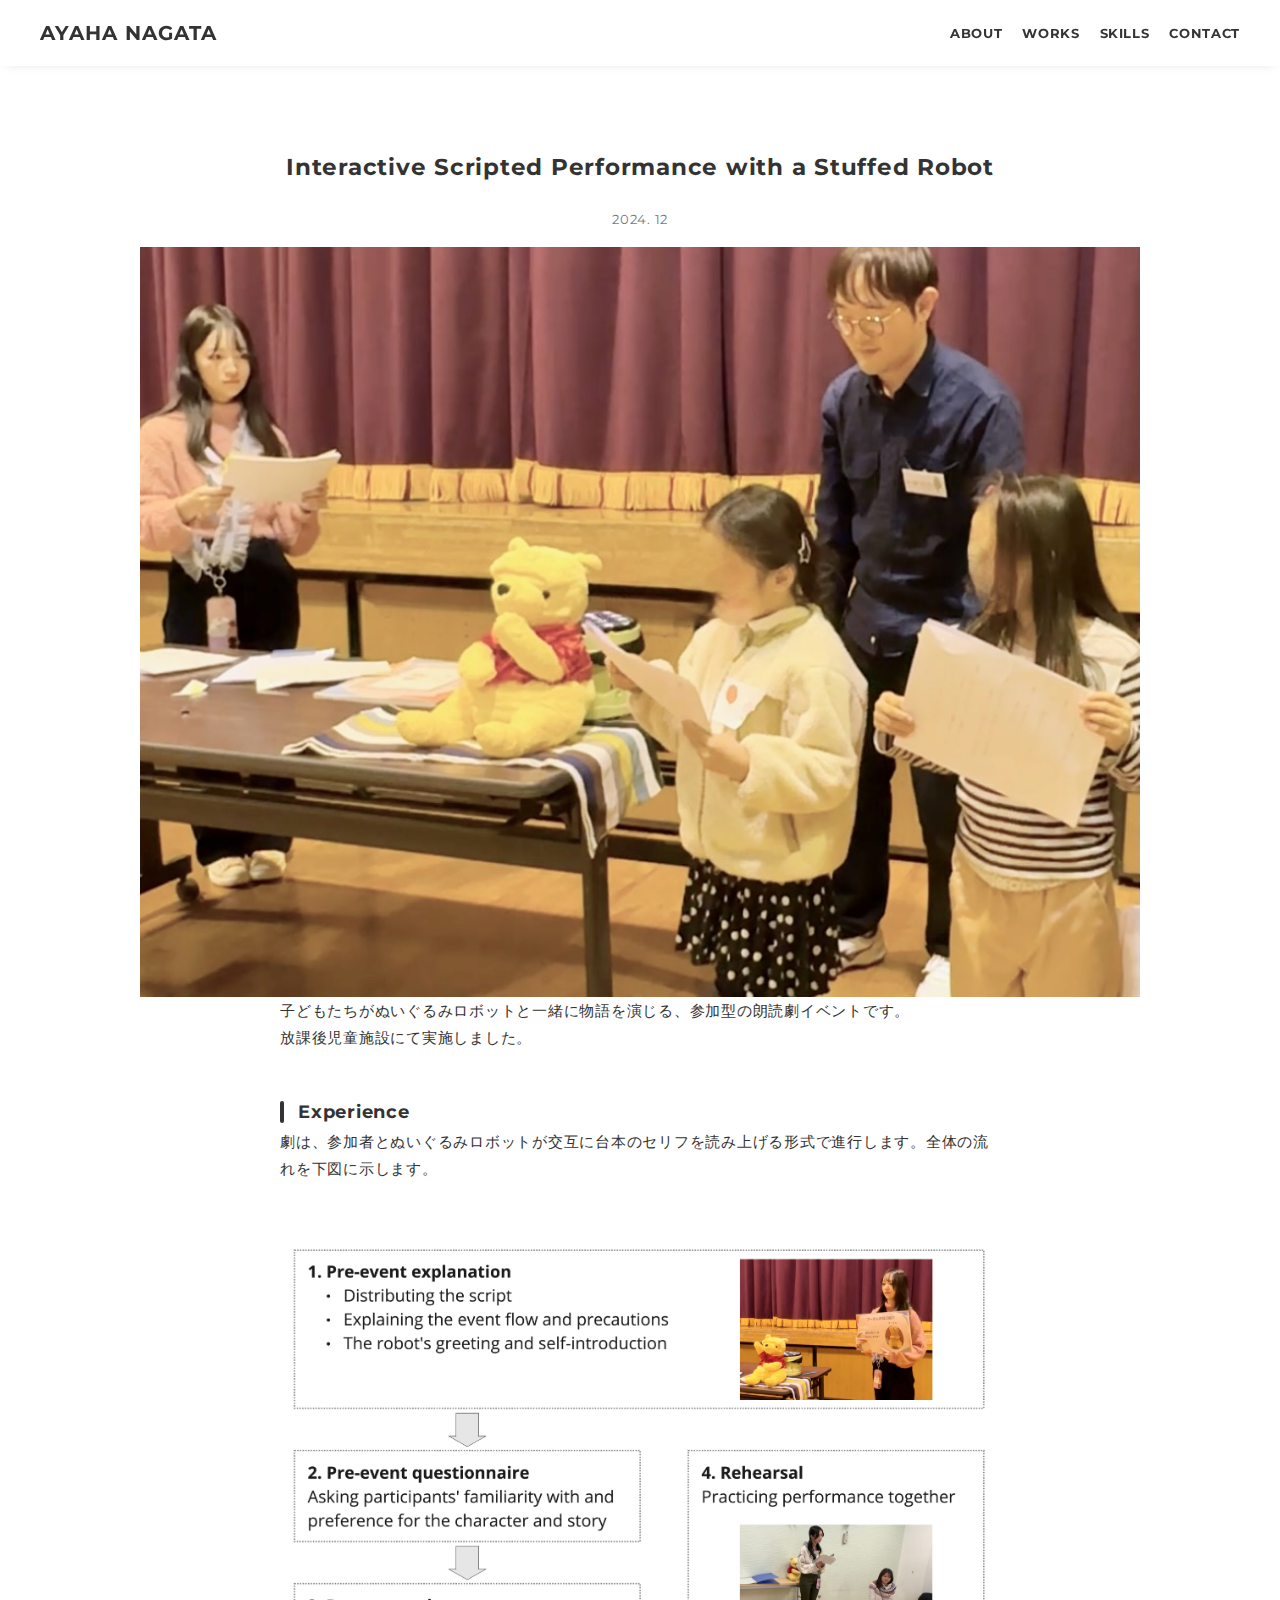
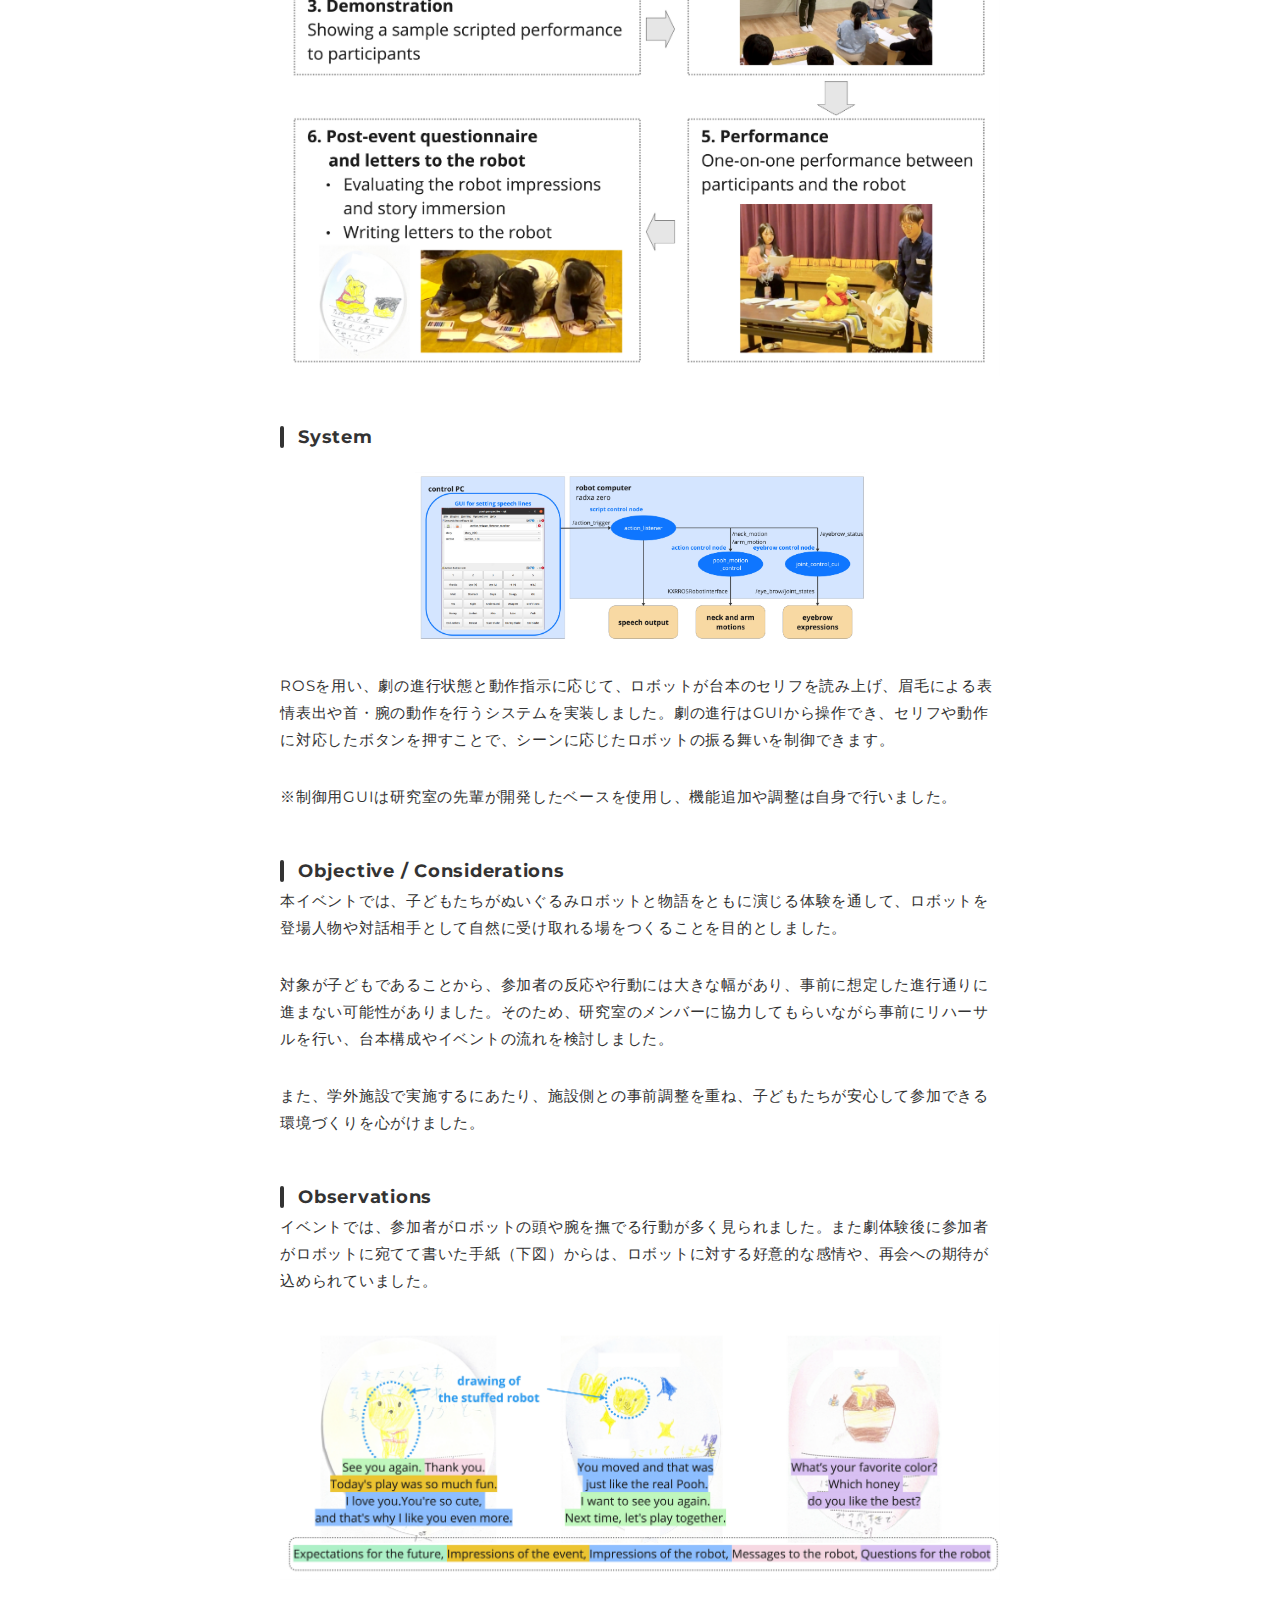
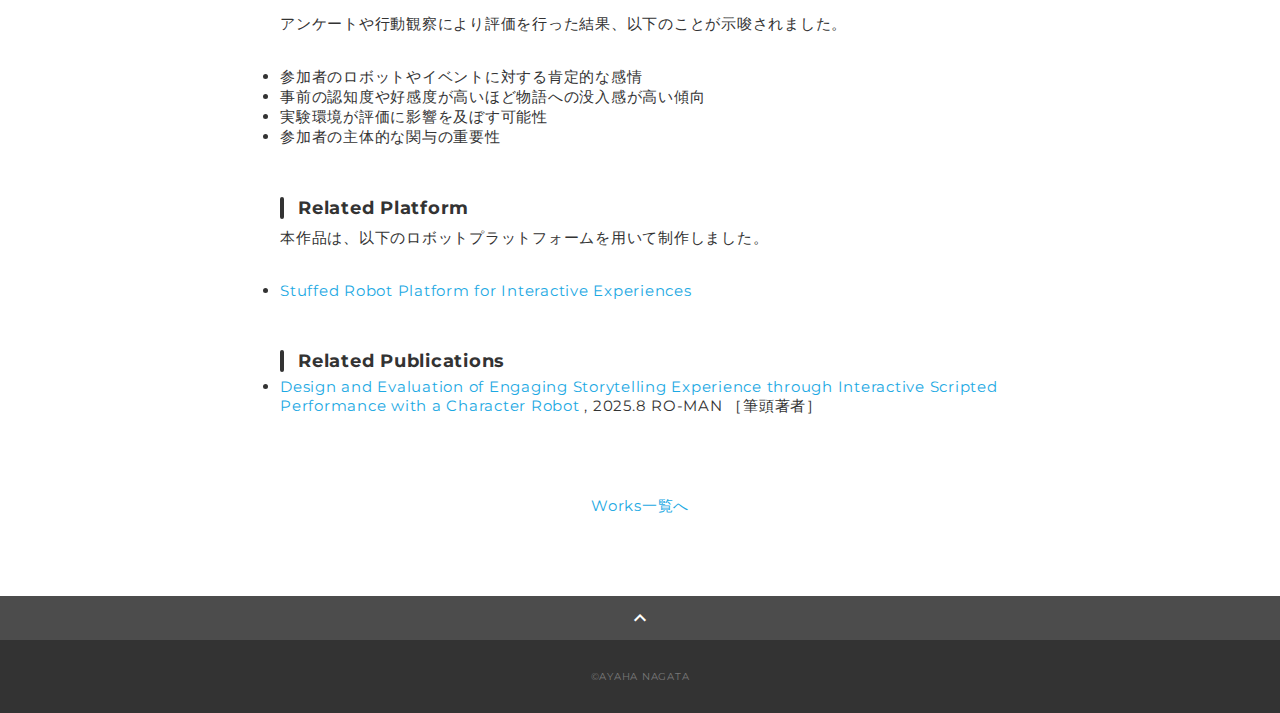
<file: work-theater.html>
<!DOCTYPE html>
<html>
<head>
  <meta charset="utf-8">
  <meta name="viewport" content="width=device-width,initial-scale=1.0,user-scalable=no">
  <meta property='og:type' content='website'> <!--OGP（Open Graph Protocol）用の指定-->
  <meta property='og:title' content='AYAHA NAGATA | Portfolio'>
  <meta property="og:url" content="https://ayaha-n.github.io/">
  <meta property='og:description' content='Ayaha Nagata – Research and works on stuffed robots, HRI, and interactive experiences.'>
  <meta property="og:image" content="img/ogp.png"> <!--サムネイル画像-->
  <meta name="description" content="Ayaha Nagata – Research and works on stuffed robots, HRI, and interactive experiences." /> <!--検索結果用の指定-->
  <title>AYAHA NAGATA | Portfolio</title>
  <link rel="preconnect" href="https://fonts.gstatic.com">
  <link href="https://fonts.googleapis.com/css2?family=Montserrat:wght@400;700&display=swap" rel="stylesheet">
  <link href="https://fonts.googleapis.com/css?family=Material+Icons+Outlined" rel="stylesheet">
  <link href="/css/ress.css" media="all" rel="stylesheet" type="text/css" />
  <link href="/css/style.css" media="all" rel="stylesheet" type="text/css" />
  <link rel="shortcut icon" href="img/favicon.ico" /> <!--ブラウザタブアイコン画像-->
  <link rel="canonical" href="https://ayaha-n.github.io/">
</head>

<body>
  <div class="wrapper">
    
    <!-- header -->
    <header class="header ">
      <div class="container">
        <h1 class="header-logo">
          <a href=".">AYAHA NAGATA</a>
        </h1>
        <nav class="gnav">
          <ul class="gnav-list">
            <li class="gnav-item"><a href="./#about">ABOUT</a></li>
	    <li class="gnav-item"><a href=".#works">WORKS</a></li>
            <li class="gnav-item"><a href="./#skill">SKILLS</a></li>
            <li class="gnav-item"><a href="./#contact">CONTACT</a></li>

	    <!--lang switch-->
	    <!-- <li class="gnav-item gnav-lang"> -->
	    <!--   <a href="/" class="is-active">JP</a> -->
	    <!--   <span class="sep">/</span> -->
	    <!--   <a href="/en/">EN</a> -->

	    </li>  
          </ul>
        </nav>
      </div>
    </header>
    <!-- /header -->

    <main class="content">

      <article class="article">
        <div class="article-container">
          <h2 class="article-title">Interactive Scripted Performance with a Stuffed Robot</h2>
	  <p class="work-meta">2024. 12</p>
	  <figure class="theater-thumb">
            <img src="img/theater-thumb.jpg" alt="">
          </figure>
	  <div class="article-body">
            <p>
	      子どもたちがぬいぐるみロボットと一緒に物語を演じる、参加型の朗読劇イベントです。<br>
	      放課後児童施設にて実施しました。
	    </p>
            <h3>Experience</h3>
            <p>
	      劇は、参加者とぬいぐるみロボットが交互に台本のセリフを読み上げる形式で進行します。全体の流れを下図に示します。
	    </p>
	    <figure class="theater-experience-figure">
	      <img src="img/theater_eventflow.jpg" alt="Event flow of the interactive scripted performance">
	    </figure>
            <h3>System</h3>
            <p>
              <img src="img/theater-system.jpg" alt="Software system overview of the scripted performance">
            </p>
	    <p>
	      ROSを用い、劇の進行状態と動作指示に応じて、ロボットが台本のセリフを読み上げ、眉毛による表情表出や首・腕の動作を行うシステムを実装しました。劇の進行はGUIから操作でき、セリフや動作に対応したボタンを押すことで、シーンに応じたロボットの振る舞いを制御できます。
	    </p>
	    <p class="system-note">
	      &#8251;制御用GUIは研究室の先輩が開発したベースを使用し、機能追加や調整は自身で行いました。
	    </p>
            <h3>Objective / Considerations</h3>
	    <p>
	      本イベントでは、子どもたちがぬいぐるみロボットと物語をともに演じる体験を通して、ロボットを登場人物や対話相手として自然に受け取れる場をつくることを目的としました。
	    </p>

	    <p>
	      対象が子どもであることから、参加者の反応や行動には大きな幅があり、事前に想定した進行通りに進まない可能性がありました。そのため、研究室のメンバーに協力してもらいながら事前にリハーサルを行い、台本構成やイベントの流れを検討しました。
	    </p>

	    <p>
	      また、学外施設で実施するにあたり、施設側との事前調整を重ね、子どもたちが安心して参加できる環境づくりを心がけました。
	    </p>

	    <h3>Observations</h3>	    
	    <p>
	      イベントでは、参加者がロボットの頭や腕を撫でる行動が多く見られました。また劇体験後に参加者がロボットに宛てて書いた手紙（下図）からは、ロボットに対する好意的な感情や、再会への期待が込められていました。
	    </p>
            <p>
              <img src="img/theater-letter.jpg" alt="Letters written by participants to the robot after the performance">
            </p>


	    <p>
	      アンケートや行動観察により評価を行った結果、以下のことが示唆されました。
	    </p>
	    <ul>
	      <li>参加者のロボットやイベントに対する肯定的な感情</li>
	      <li>事前の認知度や好感度が高いほど物語への没入感が高い傾向</li>
	      <li>実験環境が評価に影響を及ぼす可能性</li>
	      <li>参加者の主体的な関与の重要性</li>
	    </ul>
	    <h3>Related Platform</h3>
	    <p>
	      本作品は、以下のロボットプラットフォームを用いて制作しました。
	    </p>

	    <ul class="application-list">
	      <li>
		<a href="plush-robot-system.html">
		  Stuffed Robot Platform for Interactive Experiences
		</a>
	      </li>
	    </ul>
	    <h3>Related Publications</h3>
	    <ul class="publication-list">
	      <li>
		<a href = "https://ieeexplore.ieee.org/document/11217727/" target="_blank" rel="noopener">
		Design and Evaluation of Engaging Storytelling Experience through Interactive Scripted Performance with a Character Robot
	      </a>, 2025.8 RO-MAN <span class="author-role">［筆頭著者］</span>
	      </li>
	    </ul>
	    
           </div>
          <div class="home-link">
            <a href="./#works">Works一覧へ</a>
          </div>
        </div>
      </article>

      <div class="page-top" id="js-page-top">
        <span class="material-icons-outlined">expand_less</span>
      </div>
    </main>

    <!-- footer -->
    <footer class="footer">
      <div class="copyright">&copy;AYAHA NAGATA</div>
    </footer>
    <!-- /footer -->

  </div>
  <script src="https://ajax.googleapis.com/ajax/libs/jquery/3.5.1/jquery.min.js"></script>
  <script type='text/javascript' src="js/script.js"></script>
</body>
</html>
</file>
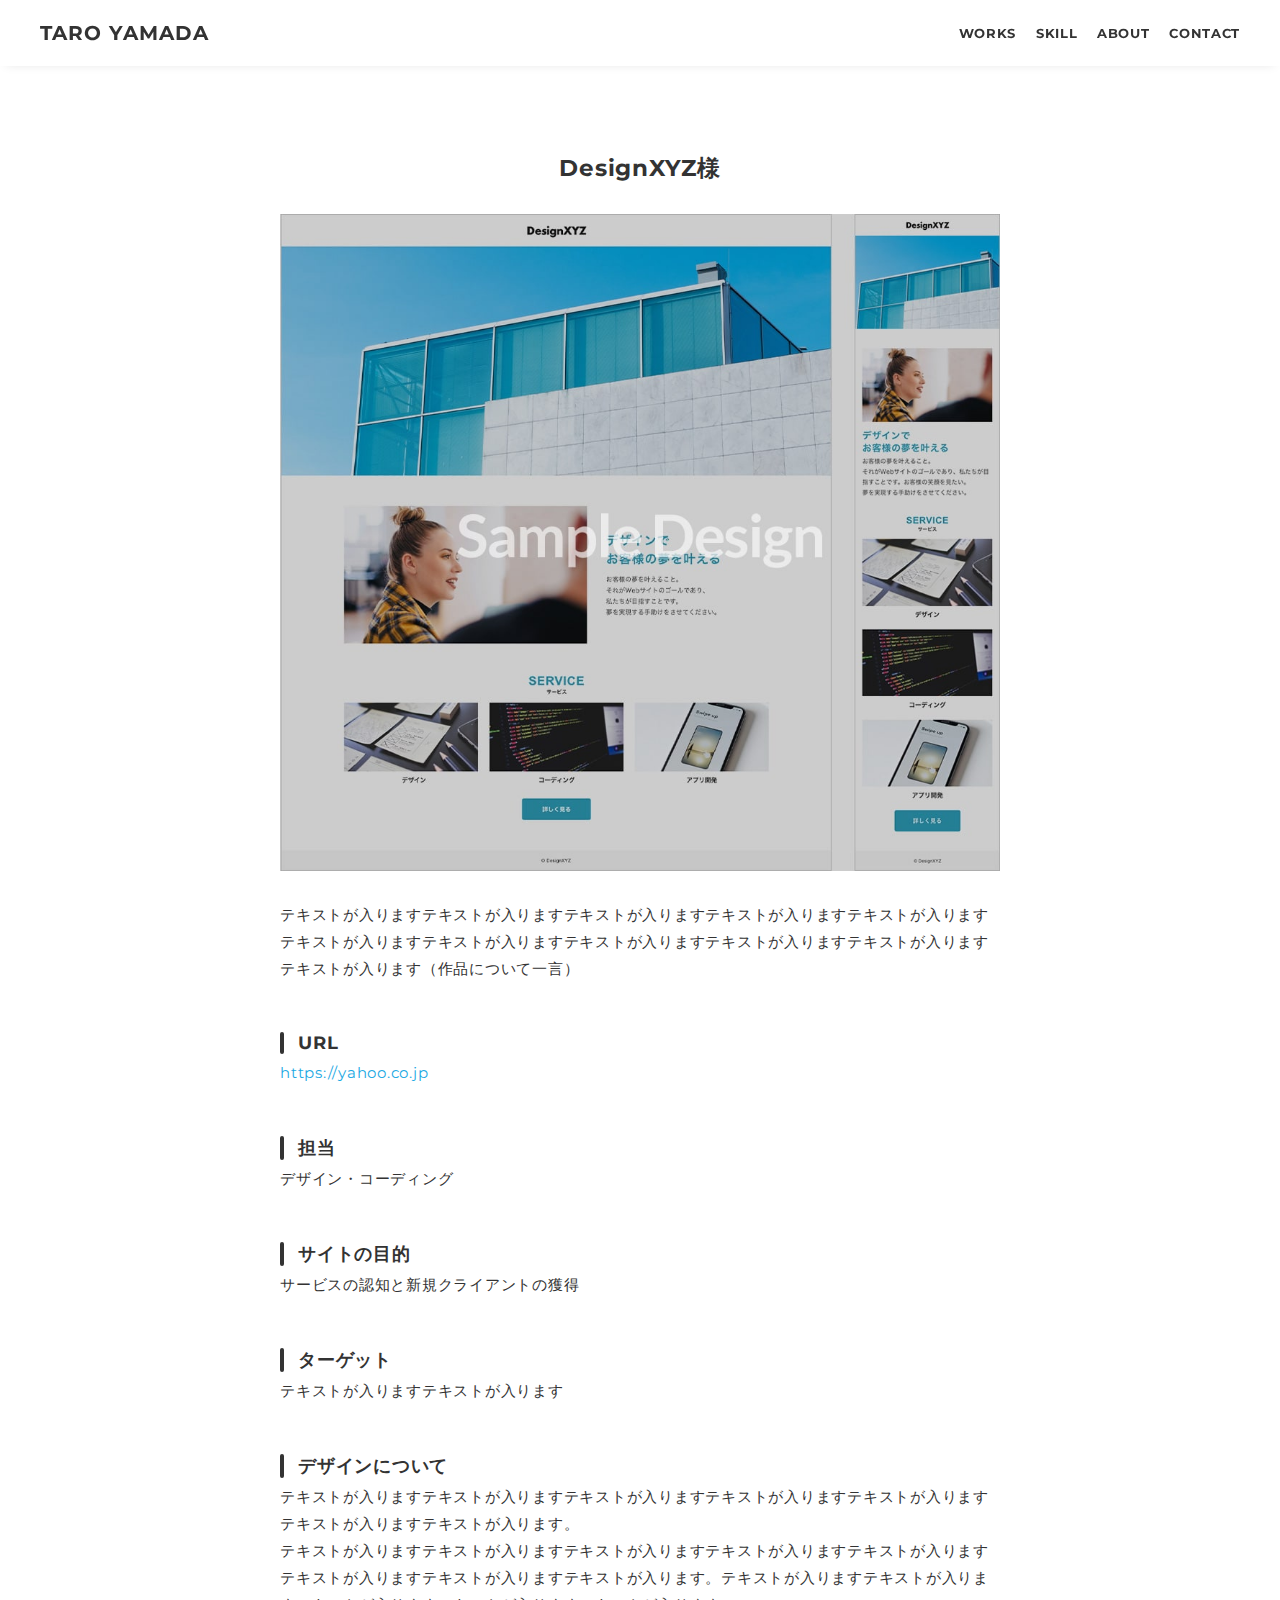
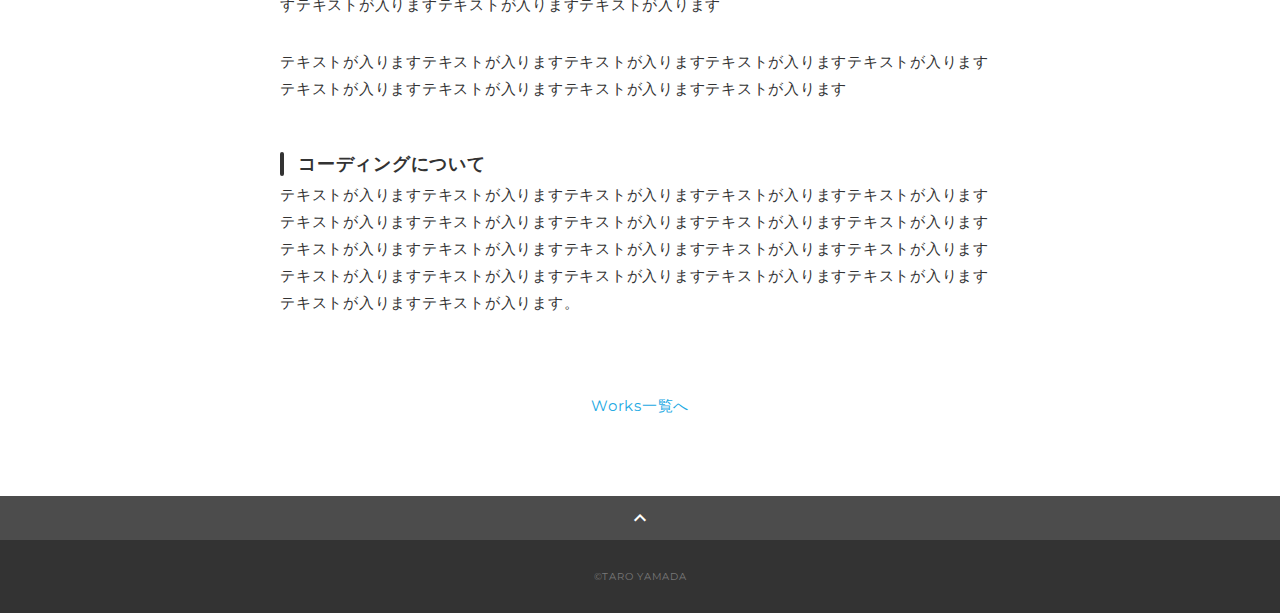
<file: works-template.html>
<!DOCTYPE html>
<html>
<head>
  <meta charset="utf-8">
  <meta name="viewport" content="width=device-width,initial-scale=1.0,user-scalable=no">
  <meta property='og:type' content='website'>
  <meta property='og:title' content='WebデザイナーTARO YAMADA ポートフォリオ'>
  <meta property='og:url' content='URLが入る'>
  <meta property='og:description' content='TARO YAMADAのポートフォリオサイトです。'>
  <meta property="og:image" content="img/ogp.png">
  <meta name="description" content="TARO YAMADAのポートフォリオサイトです" />
  <title>TARO YAMADA ポートフォリオ</title>
  <link rel="preconnect" href="https://fonts.gstatic.com">
  <link href="https://fonts.googleapis.com/css2?family=Montserrat:wght@400;700&display=swap" rel="stylesheet">
  <link href="https://fonts.googleapis.com/css?family=Material+Icons+Outlined" rel="stylesheet">
  <link href="css/ress.css" media="all" rel="stylesheet" type="text/css" />
  <link href="css/style.css" media="all" rel="stylesheet" type="text/css" />
  <link rel="shortcut icon" href="img/favicon.ico" />
  <link rel=”canonical” href=”URLが入る” />
</head>

<body>
  <div class="wrapper">

    <!-- header -->
    <header class="header ">
      <div class="container">
        <h1 class="header-logo">
          <a href=".">TARO YAMADA</a>
        </h1>
        <nav class="gnav">
          <ul class="gnav-list">
            <li class="gnav-item"><a href=".#works">WORKS</a></li>
            <li class="gnav-item"><a href="./#skill">SKILL</a></li>
            <li class="gnav-item"><a href="./#about">ABOUT</a></li>
            <li class="gnav-item"><a href="./#contact">CONTACT</a></li>
          </ul>
        </nav>
      </div>
    </header>
    <!-- /header -->

    <main class="content">

      <article class="article">
        <div class="article-container">
          <h2 class="article-title">DesignXYZ様</h2>
          <div class="article-body">
            <p>
              <img src="img/works-sample.jpg" alt="">
            </p>
            <p>
              テキストが入りますテキストが入りますテキストが入りますテキストが入りますテキストが入りますテキストが入りますテキストが入りますテキストが入りますテキストが入りますテキストが入りますテキストが入ります（作品について一言）
            </p>
            <h3>URL</h3>
            <p><a href="https://yahoo.co.jp" target="_blank" rel="noopener">https://yahoo.co.jp</a></p>
            <h3>担当</h3>
            <p>デザイン・コーディング</p>
            <h3>サイトの目的</h3>
            <p>サービスの認知と新規クライアントの獲得</p>
            <h3>ターゲット</h3>
            <p>テキストが入りますテキストが入ります</p>
            <h3>デザインについて</h3>
            <p>
              テキストが入りますテキストが入りますテキストが入りますテキストが入りますテキストが入りますテキストが入りますテキストが入ります。<br>テキストが入りますテキストが入りますテキストが入りますテキストが入りますテキストが入りますテキストが入りますテキストが入りますテキストが入ります。テキストが入りますテキストが入りますテキストが入りますテキストが入りますテキストが入ります
            </p>
            <p>
              テキストが入りますテキストが入りますテキストが入りますテキストが入りますテキストが入りますテキストが入りますテキストが入りますテキストが入りますテキストが入ります
            </p>
            <h3>コーディングについて</h3>
            <p>
              テキストが入りますテキストが入りますテキストが入りますテキストが入りますテキストが入りますテキストが入りますテキストが入りますテキストが入りますテキストが入りますテキストが入りますテキストが入りますテキストが入りますテキストが入りますテキストが入りますテキストが入りますテキストが入りますテキストが入りますテキストが入りますテキストが入りますテキストが入りますテキストが入りますテキストが入ります。
            </p>
          </div>
          <div class="home-link">
            <a href="./#works">Works一覧へ</a>
          </div>
        </div>
      </article>

      <div class="page-top" id="js-page-top">
        <span class="material-icons-outlined">expand_less</span>
      </div>
    </main>

    <!-- footer -->
    <footer class="footer">
      <div class="copyright">&copy;TARO YAMADA</div>
    </footer>
    <!-- /footer -->

  </div>
  <script src="https://ajax.googleapis.com/ajax/libs/jquery/3.5.1/jquery.min.js"></script>
  <script type='text/javascript' src="js/script.js"></script>
</body>
</html>
</file>
<file: css/ress.css>
/*!
 * ress.css • v3.0.1
 * MIT License
 * github.com/filipelinhares/ress
 */

/* # =================================================================
   # Global selectors
   # ================================================================= */

html {
  box-sizing: border-box;
  word-break: normal;
  -moz-tab-size: 4;
  tab-size: 4;

  -webkit-text-size-adjust: 100%; /* Prevent adjustments of font size after orientation changes in iOS */
}

*,
::before,
::after {
  box-sizing: inherit;
  background-repeat: no-repeat; /* Set `background-repeat: no-repeat` to all elements and pseudo elements */
}

::before,
::after {
  vertical-align: inherit;
  text-decoration: inherit; /* Inherit text-decoration and vertical align to ::before and ::after pseudo elements */
}

* {
  margin: 0;
  padding: 0; /* Reset `padding` and `margin` of all elements */
}

/* # =================================================================
   # General elements
   # ================================================================= */

hr {
  overflow: visible; /* Show the overflow in Edge and IE */
  height: 0; /* Add the correct box sizing in Firefox */
}

details,
main {
  display: block; /* Render the `main` element consistently in IE. */
}

summary {
  display: list-item; /* Add the correct display in all browsers */
}

small {
  font-size: 80%; /* Set font-size to 80% in `small` elements */
}

[hidden] {
  display: none; /* Add the correct display in IE */
}

abbr[title] {
  /* Add the correct text decoration in Chrome, Edge, IE, Opera, and Safari */
  text-decoration: underline;
  text-decoration: underline dotted;
  border-bottom: none; /* Remove the bottom border in Chrome 57 */
}

a {
  background-color: transparent; /* Remove the gray background on active links in IE 10 */
}

a:active,
a:hover {
  outline-width: 0; /* Remove the outline when hovering in all browsers */
}

code,
kbd,
pre,
samp {
  font-family: monospace, monospace; /* Specify the font family of code elements */
}

pre {
  font-size: 1em; /* Correct the odd `em` font sizing in all browsers */
}

b,
strong {
  font-weight: bolder; /* Add the correct font weight in Chrome, Edge, and Safari */
}

/* https://gist.github.com/unruthless/413930 */
sub,
sup {
  position: relative;
  font-size: 75%;
  line-height: 0;
  vertical-align: baseline;
}

sub {
  bottom: -.25em;
}

sup {
  top: -.5em;
}

/* # =================================================================
   # Forms
   # ================================================================= */

input {
  border-radius: 0;
}

/* Replace pointer cursor in disabled elements */
[disabled] {
  cursor: default;
}

[type="number"]::-webkit-container-spin-button,
[type="number"]::-webkit-outer-spin-button {
  height: auto; /* Correct the cursor style of increment and decrement buttons in Chrome */
}

[type="search"] {
  outline-offset: -2px; /* Correct the outline style in Safari */

  -webkit-appearance: textfield; /* Correct the odd appearance in Chrome and Safari */
}

[type="search"]::-webkit-search-decoration {
  -webkit-appearance: none; /* Remove the container padding in Chrome and Safari on macOS */
}

textarea {
  overflow: auto; /* Internet Explorer 11+ */
  resize: vertical; /* Specify textarea resizability */
}

button,
input,
optgroup,
select,
textarea {
  font: inherit; /* Specify font inheritance of form elements */
}

optgroup {
  font-weight: bold; /* Restore the font weight unset by the previous rule */
}

button {
  overflow: visible; /* Address `overflow` set to `hidden` in IE 8/9/10/11 */
}

button,
select {
  text-transform: none; /* Firefox 40+, Internet Explorer 11- */
}

/* Apply cursor pointer to button elements */
button,
[type="button"],
[type="reset"],
[type="submit"],
[role="button"] {
  cursor: pointer;
  color: inherit;
}

/* Remove container padding and border in Firefox 4+ */
button::-moz-focus-container,
[type="button"]::-moz-focus-container,
[type="reset"]::-moz-focus-container,
[type="submit"]::-moz-focus-container {
  padding: 0;
  border-style: none;
}

/* Replace focus style removed in the border reset above */
button:-moz-focusring,
[type="button"]::-moz-focus-container,
[type="reset"]::-moz-focus-container,
[type="submit"]::-moz-focus-container {
  outline: 1px dotted ButtonText;
}

button,
html [type="button"],
/* Prevent a WebKit bug where (2) destroys native `audio` and `video`controls in Android 4 */
[type="reset"],
[type="submit"] {
  -webkit-appearance: button; /* Correct the inability to style clickable types in iOS */
}

/* Remove the default button styling in all browsers */
button,
input,
select,
textarea {
  border-style: none;
  background-color: transparent;
}

/* Style select like a standard input */
select {
  -webkit-appearance: none; /* Chrome 41+ */
  -moz-appearance: none; /* Firefox 36+ */
}

select::-ms-expand {
  display: none; /* Internet Explorer 11+ */
}

select::-ms-value {
  color: currentColor; /* Internet Explorer 11+ */
}

legend {
  display: table; /* Correct the text wrapping in Edge and IE */
  max-width: 100%; /* Correct the text wrapping in Edge and IE */
  max-width: 100%; /* Correct the text wrapping in Edge 18- and IE */
  white-space: normal; /* Correct the text wrapping in Edge and IE */
  color: inherit; /* Correct the color inheritance from `fieldset` elements in IE */
  border: 0; /* Correct `color` not being inherited in IE 8/9/10/11 */
}

::-webkit-file-upload-button {
  font: inherit; /* Change font properties to `inherit` in Chrome and Safari */
  color: inherit;
  /* Correct the inability to style clickable types in iOS and Safari */

  -webkit-appearance: button;
}

/* # =================================================================
   # Specify media element style
   # ================================================================= */

img {
  border-style: none; /* Remove border when inside `a` element in IE 8/9/10 */
}

/* Add the correct vertical alignment in Chrome, Firefox, and Opera */
progress {
  vertical-align: baseline;
}

/* # =================================================================
   # Accessibility
   # ================================================================= */

/* Hide content from screens but not screenreaders */
@media screen {
  [hidden~="screen"] {
    display: inherit;
  }
  [hidden~="screen"]:not(:active):not(:focus):not(:target) {
    position: absolute !important;
    clip: rect(0 0 0 0) !important;
  }
}

/* Specify the progress cursor of updating elements */
[aria-busy="true"] {
  cursor: progress;
}

/* Specify the pointer cursor of trigger elements */
[aria-controls] {
  cursor: pointer;
}

/* Specify the unstyled cursor of disabled, not-editable, or otherwise inoperable elements */
[aria-disabled] {
  cursor: default;
}
</file>
<file: css/style.css>
body {
  font-family: "Montserrat","Helvetica Neue",Arial,"Hiragino Kaku Gothic ProN","Hiragino Sans",Meiryo,sans-serif;
  font-size: 15px;
  letter-spacing: .05em;
  color: #333;
}

a {
  transition: opacity .3s;
  text-decoration: none;
  color: #1ca9e3;
}

img {
  max-width: 100%;
  height: auto;
  vertical-align: bottom;
  border-style: none;
}



.pc-only {
  display: block;
}

.sp-only {
  display: none;
}

/*--------------------------------
 レイアウト
---------------------------------*/
.wrapper {
  padding-top: 73px;
}

.section {
  padding: 90px 0;
}

.section:nth-of-type(odd) {
  background-color: #f7f7f7;
}

.container {
  max-width: 1340px;
  margin: 0 auto;
  padding: 0 40px;
}

/*--------------------------------
 見出し
---------------------------------*/
.title {
  font-size: 34px;
  font-weight: bold;
  line-height: 1;
  margin-bottom: 40px;
  text-align: center;
  letter-spacing: .05em;
  color: #333;
}

.lead {
  font-size: 16px;
  line-height: 1.8;
  margin-bottom: 30px;
}

/*--------------------------------
ヘッダー
---------------------------------*/
.header {
  position: fixed;
  top: 0;
  z-index: 10;
  width: 100%;
  background-color: #fff;
  box-shadow: 0 5px 10px -6px rgba(0,0,0,.1);
}

.header .container {
  display: flex;
  align-items: center;
  justify-content: space-between;
  padding: 20px 40px;
}

.header-logo {
  font-size: 20px;
  font-weight: bold;
  line-height: 1.2;
  margin-right: 20px;
  letter-spacing: .05em;
}

.header-logo a {
  color: #333;
}

.gnav-list {
  display: flex;
  align-items: center; 
  justify-content: flex-end; /*space-between;*/
  gap: 20px;  
  list-style: none;
}

.gnav-item:not(:last-child) {
  margin-right: 0;
}

.gnav-item a {
  position: relative;
  font-size: 13px;
  font-weight: bold;
  display: inline-block;
  padding: 5px 0;
  transition: .3s;
  letter-spacing: .05em;
  color: #333;
}
.gnav-item a:after {
  position: absolute;
  bottom: 0;
  left: 50%;
  width: 0;
  height: 3px;
  content: "";
  transition: .3s;
  -webkit-transform: translateX(-50%);
  transform: translateX(-50%);
  background-color: #333;
}

.gnav-item a:hover:after {
  width: 100%;
}

.gnav-lang {
  
  margin-left: 16px;
  padding: 6px 10px;
  background-color: #dcdcdc;
  border-radius: 12px;
  display: inline-flex;
  align-items: center;
  gap: 6px;
  line-height: 1; 
}

.gnav-lang a { color: #666; text-decoration: none; }
.gnav-lang a.is-active { color: #000; font-weight: 600; }
.gnav-lang .sep { color: #aaa; }

/*--------------------------------
 メインビジュアル
---------------------------------*/
.mv {
  
  display: flex;
  align-items: flex-start;
  padding-top: 440px;
  /* justify-content: center; */
  /*   height: 85vh; */
  /*   text-align: center; */
  position: relative;
  height: 85vh;                /* ← 60〜70vhで調整 */
  min-height: 420px;
  background-image: url("../img/top_img.jpg");
  background-size: cover;
  background-position: center;
  background-repeat: no-repeat;
}

.mv-overlay {
  position: absolute;
  inset: 0;
  background: linear-gradient(
      to bottom,
      rgba(247, 247, 247, 0.0) 0%,    /* 上：写真そのまま */
      rgba(247, 247, 247, 0.6) 85%,   /* かなり白 */
      rgba(257, 247, 247, 1.0) 100%  
  );
} 

.mv-container {
  /* padding: 0 40px; */
  position: relative;          /* overlay の上に出す */
  z-index: 1;

  max-width: 1100px;
  padding: 0 40px;
  text-align: left;
}

.mv-title {
  font-size: 60px;
  font-weight: bold;
  line-height: 1.2;
  margin-bottom: 5px;
  letter-spacing: .1em;
}
.mv-subtitle {
  font-size: 20px;
  font-weight: bold;
  line-height: 1;
  margin-bottom: 40px;
  letter-spacing: .08em;
}

.mv-text {
  font-size: 16px;
  line-height: 1.8;
}

.scroll-indicator {
  position: absolute;
  bottom: -8px;
  left: 50%;
  transform: translateX(-50%);
  text-align: center;
  font-size: 11px;
  letter-spacing: 0.2em;
  color: #666;
  z-index: 5;

  opacity: 1;
  transition: opacity 0.4s ease;
  cursor: pointer;
}

.scroll-indicator span {
  display: inline-block;
  margin-bottom: 6px;
}

.scroll-indicator::after {
  content: "";
  display: block;
  width: 1px;
  height: 24px;
  margin: 0 auto;
  background-color: #999;

  animation: scrollLine 1.6s ease-in-out infinite;
}

/*--------------------------------
 Works
---------------------------------*/
.works-list {
  display: flex;
  flex-wrap: wrap;
  margin-bottom: -40px;
}

.works-item {
  width: 31.74603%;
  margin-right: 1.58730%;
  margin-bottom: 40px;
  color: #333;
}

.works-item:hover {
  opacity: .9;
}

.works-item:nth-of-type(3n) {
  margin-right: 0;
}

.works-img img {
  border: 1px solid #e6e6e6;
}

.works-name {
  font-size: 12px;
  font-weight: bold;
  margin-top: 8px;
}

.works-info {
  font-size: 10px;
  margin-top: 5px;
}

/*--------------------------------
 Skill
---------------------------------*/
.skill-list {
  display: flex;
  flex-wrap: wrap;
  /* justify-content: space-between; */
  /* margin-bottom: -50px; */
  gap: 50px 4%;
}

.skill-item {
  /* display: flex;  */
  /* align-items: flex-start; */
  /* justify-content: space-between; */
  width: 48%;
  /* margin-bottom: 50px; */
  /* gap: 16px; */
  padding-left: 16px;
  border-left: 2px solid #e0e0e0;
  box-sizing: border-box;
}

.skill-img {
  /* width: 60px; */
  /* height: auto; */
  /* margin-right: 20px; */
  width: 60px; 
  flex: 0 0 60px;
  margin: 0;
}

.skill-img img{
  display: block;
  width: 100%;
  height: auto;
}
 
.skill-body {
  flex: 1;
}

.skill-name {
  margin-bottom: 10px;
}

.skill-text {
  font-size: 14px;
  line-height: 1.8;
}

.skill-group-title {
  margin: 60px 0 24px;
  font-size: 14px;
  font-weight: 600;
  letter-spacing: 0.08em;
  text-transform: uppercase;
  color: #999;
}


/*--------------------------------
 About
---------------------------------*/
.profile {
  display: flex;
  flex-wrap: wrap;
  max-width: 800px;
  margin: 0 auto;
}
.profile-img {
  width: 20%;
  margin-right: 30px;
  border-radius: 50%;
}
.profile-img img {
  border-radius: 50%;
}
.profile-body {
  flex: 1;
}

.profile-body p {
  font-size: 15px;
  line-height: 1.8;
  text-align: center;
}

.profile-body p:not(:last-child) {
  margin-bottom: 30px;
}

.profile-subtitle {
  font-size: 14px;
  letter-spacing: 0.08em;
  text-transform: uppercase;
  color: #999;
  margin: 18px 0 10px;
  font-weight: 600;
}

.keyword-list {
  justify-content: center;
  display: flex;
  flex-wrap: wrap;
  gap: 8px;
  margin: 0 0 22px;
  padding: 0;
  list-style: none;
}

.keyword-list li {
  font-size: 12px;
  padding: 4px 10px;
  border: 1px solid #ddd;
  border-radius: 999px;
  color: #555;
  line-height: 1.4;
  text-align:center;
  width: max-content;
}

/* ===== PC only ===== */
@media (min-width: 768px){
  .keyword-list{
    display:grid;
    grid-template-columns: repeat(6, max-content);
    justify-content:center;
    gap:12px;
  }
 
  /* 1行目*/
  .keyword-list li:nth-child(1){
    grid-row: 1;
    grid-column: 3;
    justify-self: center;
  }

  .keyword-list li:nth-child(2){
    grid-row: 1;
    grid-column: 4;
    justify-self: center;
  }

  .keyword-list li:nth-child(3){
    grid-row: 1;
    grid-column: 5;
    justify-self: center;
  }

  /* 2行目*/
  .keyword-list li:nth-child(4) {
    grid-row: 2;
    grid-column: 3 / span 1;
    justify-self: right;
    transform: translateX(14px); 
  }

  .keyword-list li:nth-child(5) {
    grid-row: 2;
    grid-column: 4 / span 2;
    justify-self: center;
    transform: translateX(-14px); 
  }
}

/*--------------------------------
 Contact
---------------------------------*/
.contact {
  text-align: center;
}

.contact-item:not(:last-child) {
  margin-right: 10px;
}

.contact-text {
  margin-top: 10px;
}
/*--------------------------------
 ページトップ
---------------------------------*/
.page-top {
  font-weight: bold;
  padding: 10px;
  cursor: pointer;
  text-align: center;
  background-color: #4c4c4c;
}

.page-top .material-icons-outlined {
  vertical-align: bottom;
  color: #fff;
}

/*--------------------------------
 フッター
---------------------------------*/
.footer {
  padding: 30px;
  background-color: #333;
}

.copyright {
  font-size: 10px;
  text-align: center;
  color: #797979;
}

/*--------------------------------
 下層：Worksページ
---------------------------------*/
.article {
  padding: 80px 0;
}

.article-container {
  max-width: 1040px;
  margin: 0 auto;
  padding: 0 20px;
}

.article-title {
  margin-bottom: 30px;
  text-align: center;
}

.article-body {
  max-width: 720px;
  margin: 0 auto;
  margin-bottom: 80px;
}

.article-body h3 {
  position: relative;
  font-size: 18px;
  margin-bottom: 5px;
  padding-left: 1em;
}

.article-body h3:not(:first-child) {
  margin-top: 50px;
}

.article-body h3::before {
  position: absolute;
  top: 0;
  left: 0;
  width: 4px;
  height: 100%;
  content: "";
  border-radius: 3px;
  background-color: #333;
}

.article-body p {
  font-size: 15px;
  line-height: 1.8;
  margin-bottom: 30px;
}

.home-link {
  text-align: center;
}

/* System セクション内の図だけを制御 */
.article-body h3 + p img {
  display: block;
  max-width: 450px;   /* ← PCでの最大サイズ（600〜800pxで調整） */
  width: 100%;
  height: auto;
  margin: 24px auto;  /* 中央寄せ */
}


.work-video {
  position: relative;
  width: 100%;
  margin: 0 auto;
  aspect-ratio: 16 / 9;
  margin-bottom: 30px;
}

.work-video iframe,
.work-video video {
  position: absolute;
  inset: 0;
  width: 100%;
  height: 100%;
  display: block;
}

.work-meta {
  font-size: 13px;
  color: #777;
  margin-bottom: 20px;
  text-align: center; 
}


/* PC版だけ少し小さくする */
@media (min-width: 1024px){
  .work-video{
    max-width: 800px;        /* ←PCで小さく（好みで 320〜420px） */
  }
}

/*media Queries 767
----------------------------------------------------*/
@media screen and (max-width: 767px) {
  body {
    font-size: 14px;
  }

  .pc-only {
    display: none;
  }

  .sp-only {
    display: block;
  }

  /* 見出し */
  .title {
    font-size: 26px;
    margin-bottom: 20px;
  }

  .lead {
    font-size: 14px;
    line-height: 1.7;
    margin-bottom: 20px;
  }

  /* レイアウト */
  .wrapper {
    padding-top: 57px;
  }

  .section {
    padding: 60px 0;
  }

  .container {
    padding: 0 20px;
  }

  /* ヘッダー */
  .header .container {
    padding: 15px;
  }

  .header-logo {
    font-size: 15px;
    margin-right: 15px;
  }

  .gnav-item:not(:last-child) {
    margin-right: 10px;
  }

  .gnav-item a {
    font-size: 10px;
  }

  .gnav-item a:after {
    display: none;
  }

  /*  メインビジュアル */
  .mv {
    height: 75vh;  
    min-height: 520px;     /* 文字が詰まるなら増やす */
    align-items: flex-start;
    padding-top: 310px;    /* ヘッダー分の逃げ */
    background-position: 57%; /* 画像の位置をbackground-position: X Y;で調整*/
  }

  .mv-container {
    padding: 0 20px;
    text-align: left;      /* 中央にしたければ center */
  }

  .mv-title {
    font-size: 30px;
    letter-spacing: .08em;
  }

  .mv-text {
    font-size: 14px;
    line-height: 1.7;
  }

  .mv-subtitle {
    font-size: 16px;
    margin-bottom: 20px;
  }

  /* Works */
  .works-name {
    font-size: 12px;
  }

  .works-info {
    margin-top: 3px;
  }

  .works-list {
    justify-content: space-between;
  }

  .works-item {
    flex: 0 0 48%;
    margin-right: 0;
    margin-bottom: 30px;
  }

  /* Skill */
 
  .skill-list {
    gap: 24px;
    display: block;
    margin-bottom: 0;
  }

  .skill-item {
    width: 100%;
    margin-bottom: 35px;
  }

  .skill-item:last-child {
    margin-bottom: 0;
  }

  .skill-name {
    margin-bottom: 5px;
  }

  .skill-text {
    font-size: 13px;
    line-height: 1.7;
  }

  /* About */

  .profile {
    display: block;
    flex-direction: column;
  }
  .profile-img {
    width: 150px;
    margin: 0 auto;
    margin-bottom: 25px;
  }

  .profile-body p {
    font-size: 14px;
    line-height: 1.7;
  }

  .profile-body p:not(:last-child) {
    margin-bottom: 20px;
  }

  /* フッター */
  .footer {
    padding: 20px;
  }

  /* 下層ページ */
  .article {
    padding: 50px 0;
  }

  .article-body h3 {
    font-size: 16px;
    padding-left: .8em;
  }

  .article-body h3:not(:first-child) {
    margin-top: 30px;
  }

  .article-body p {
    font-size: 14px;
    line-height: 1.7;
    margin-bottom: 20px;
  }
}
</file>
